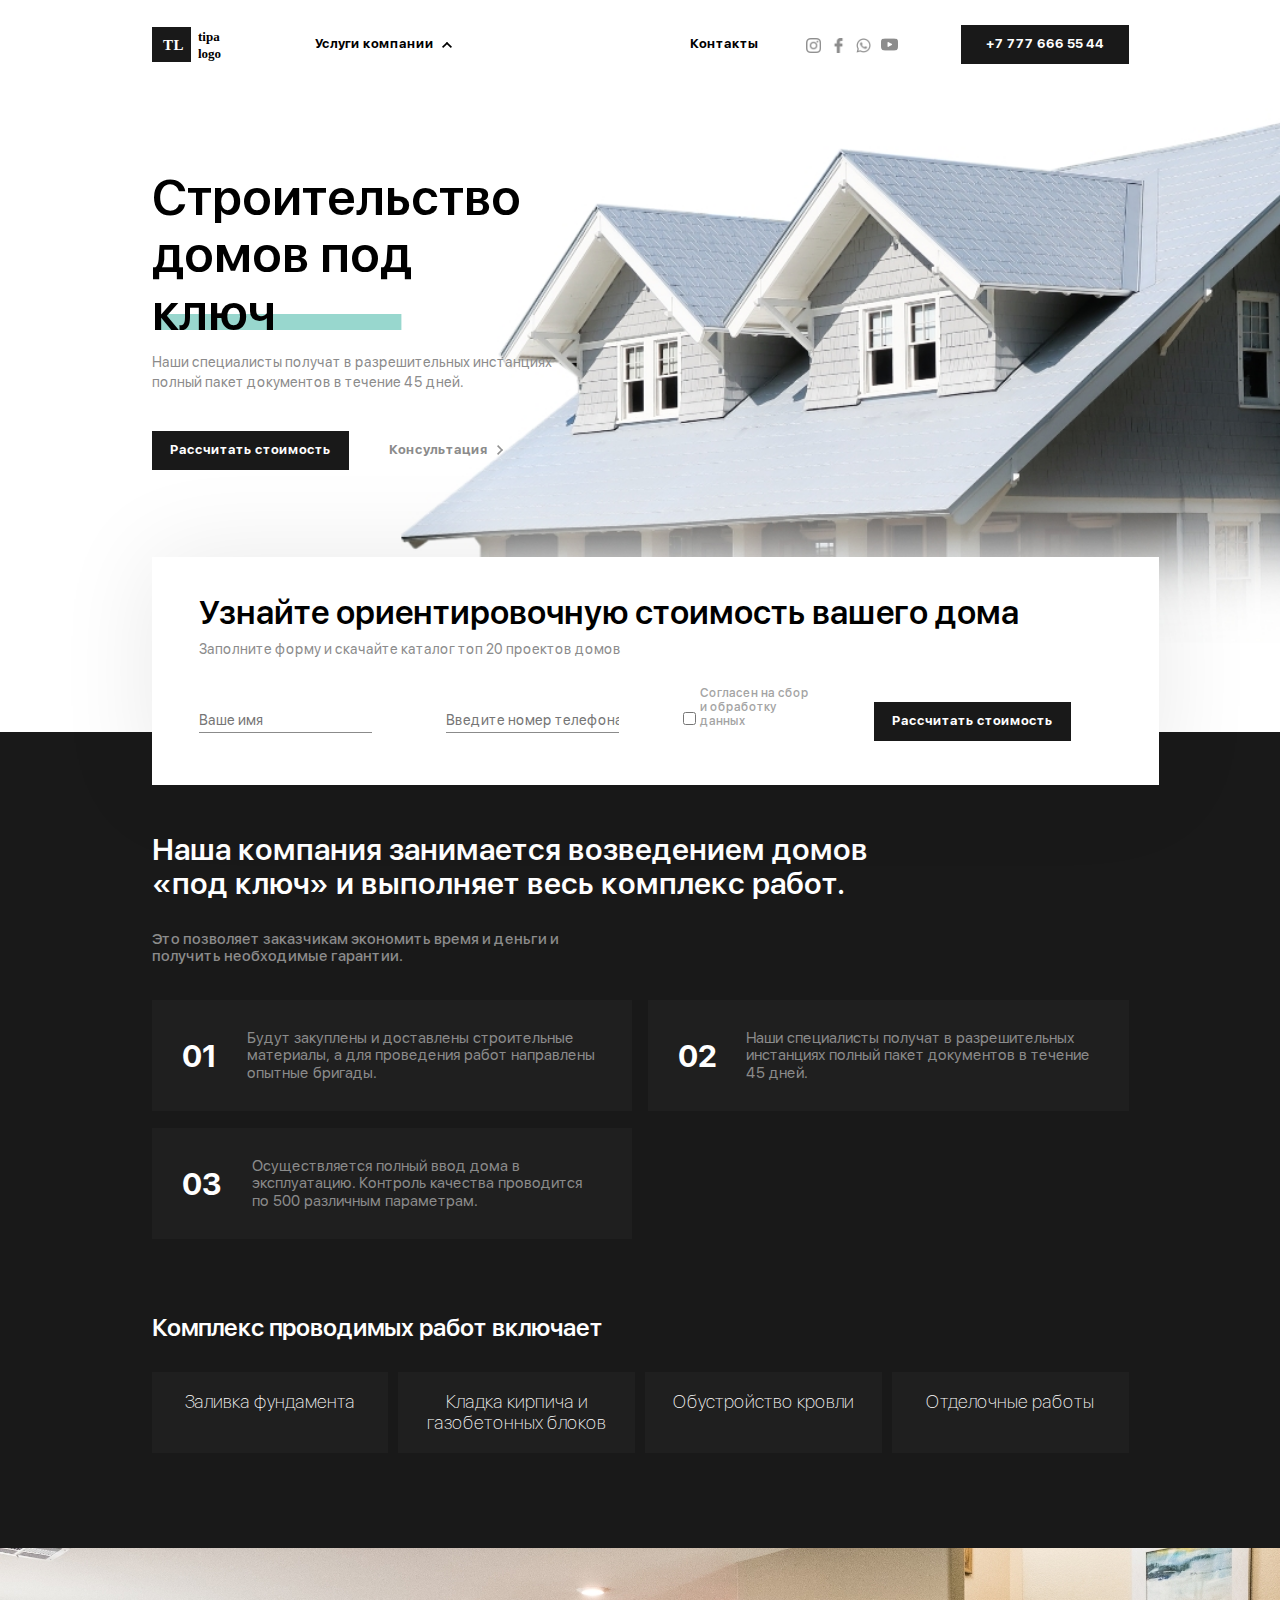
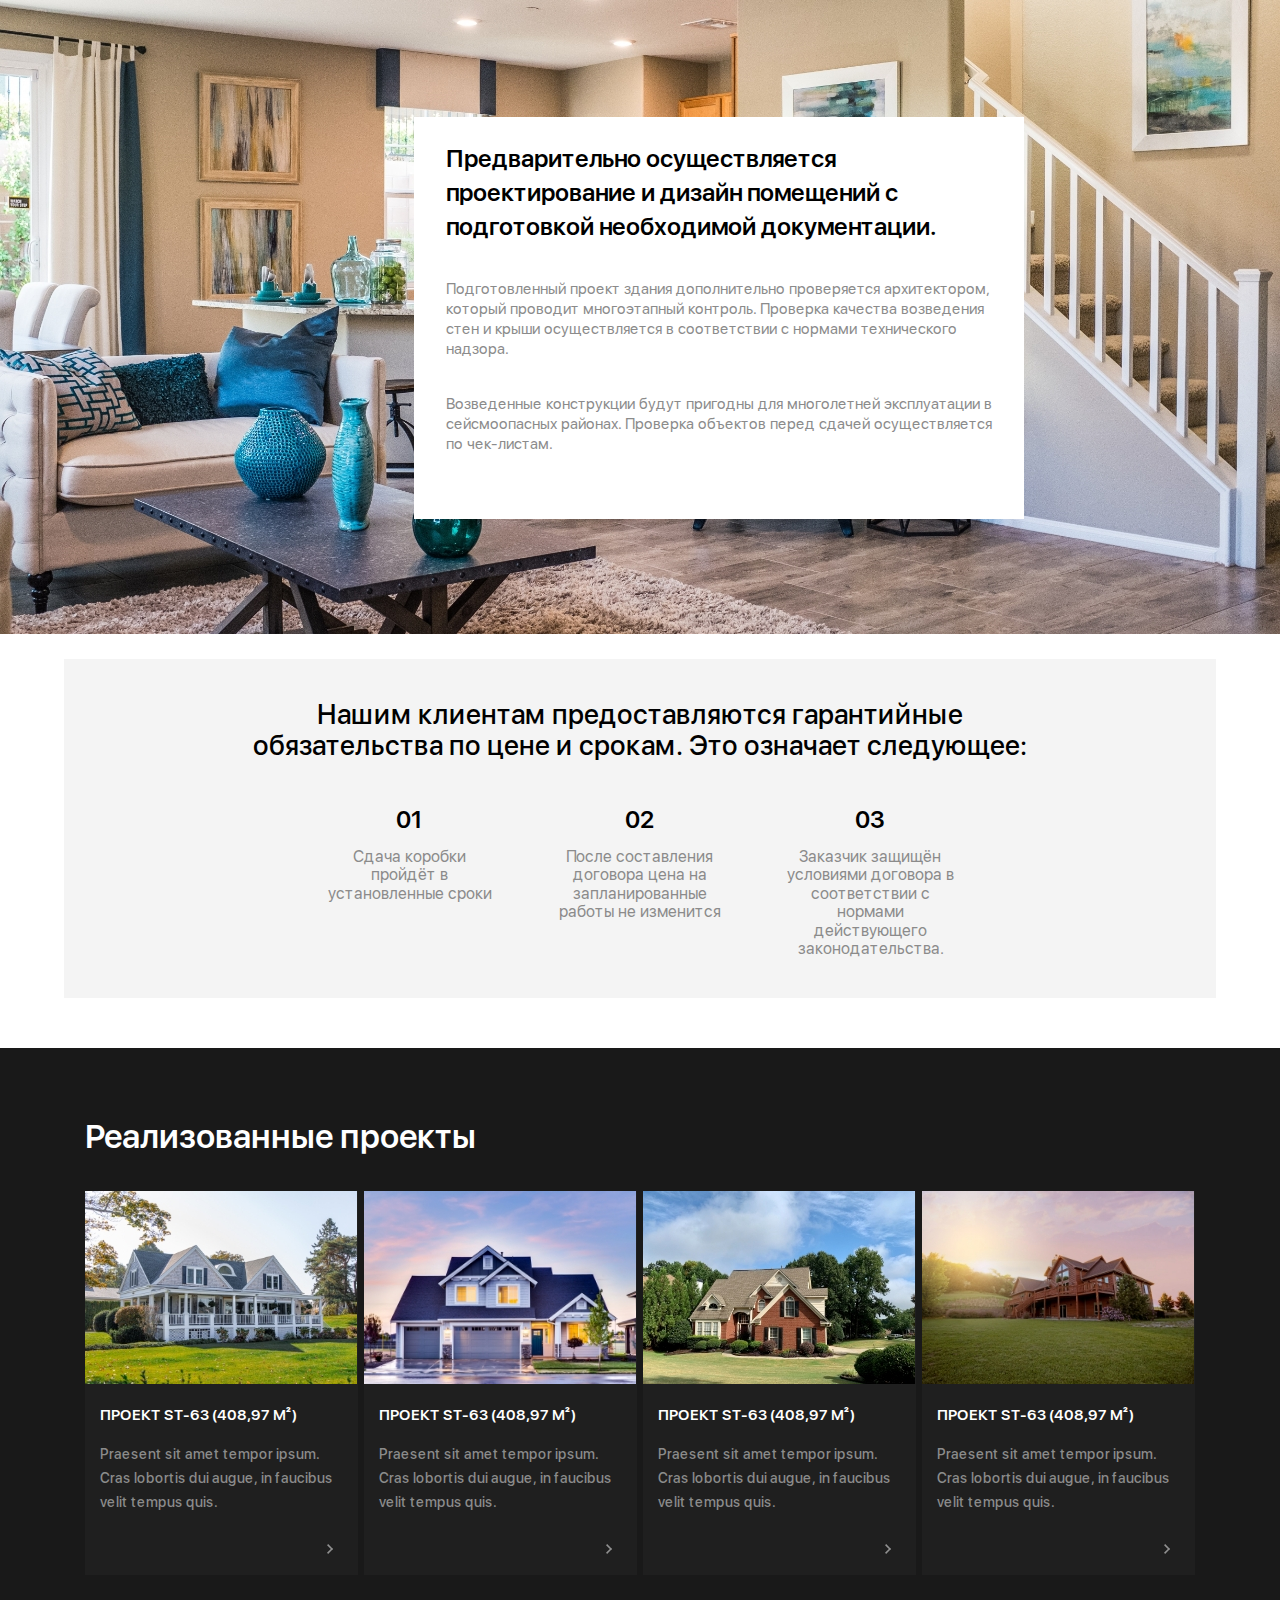
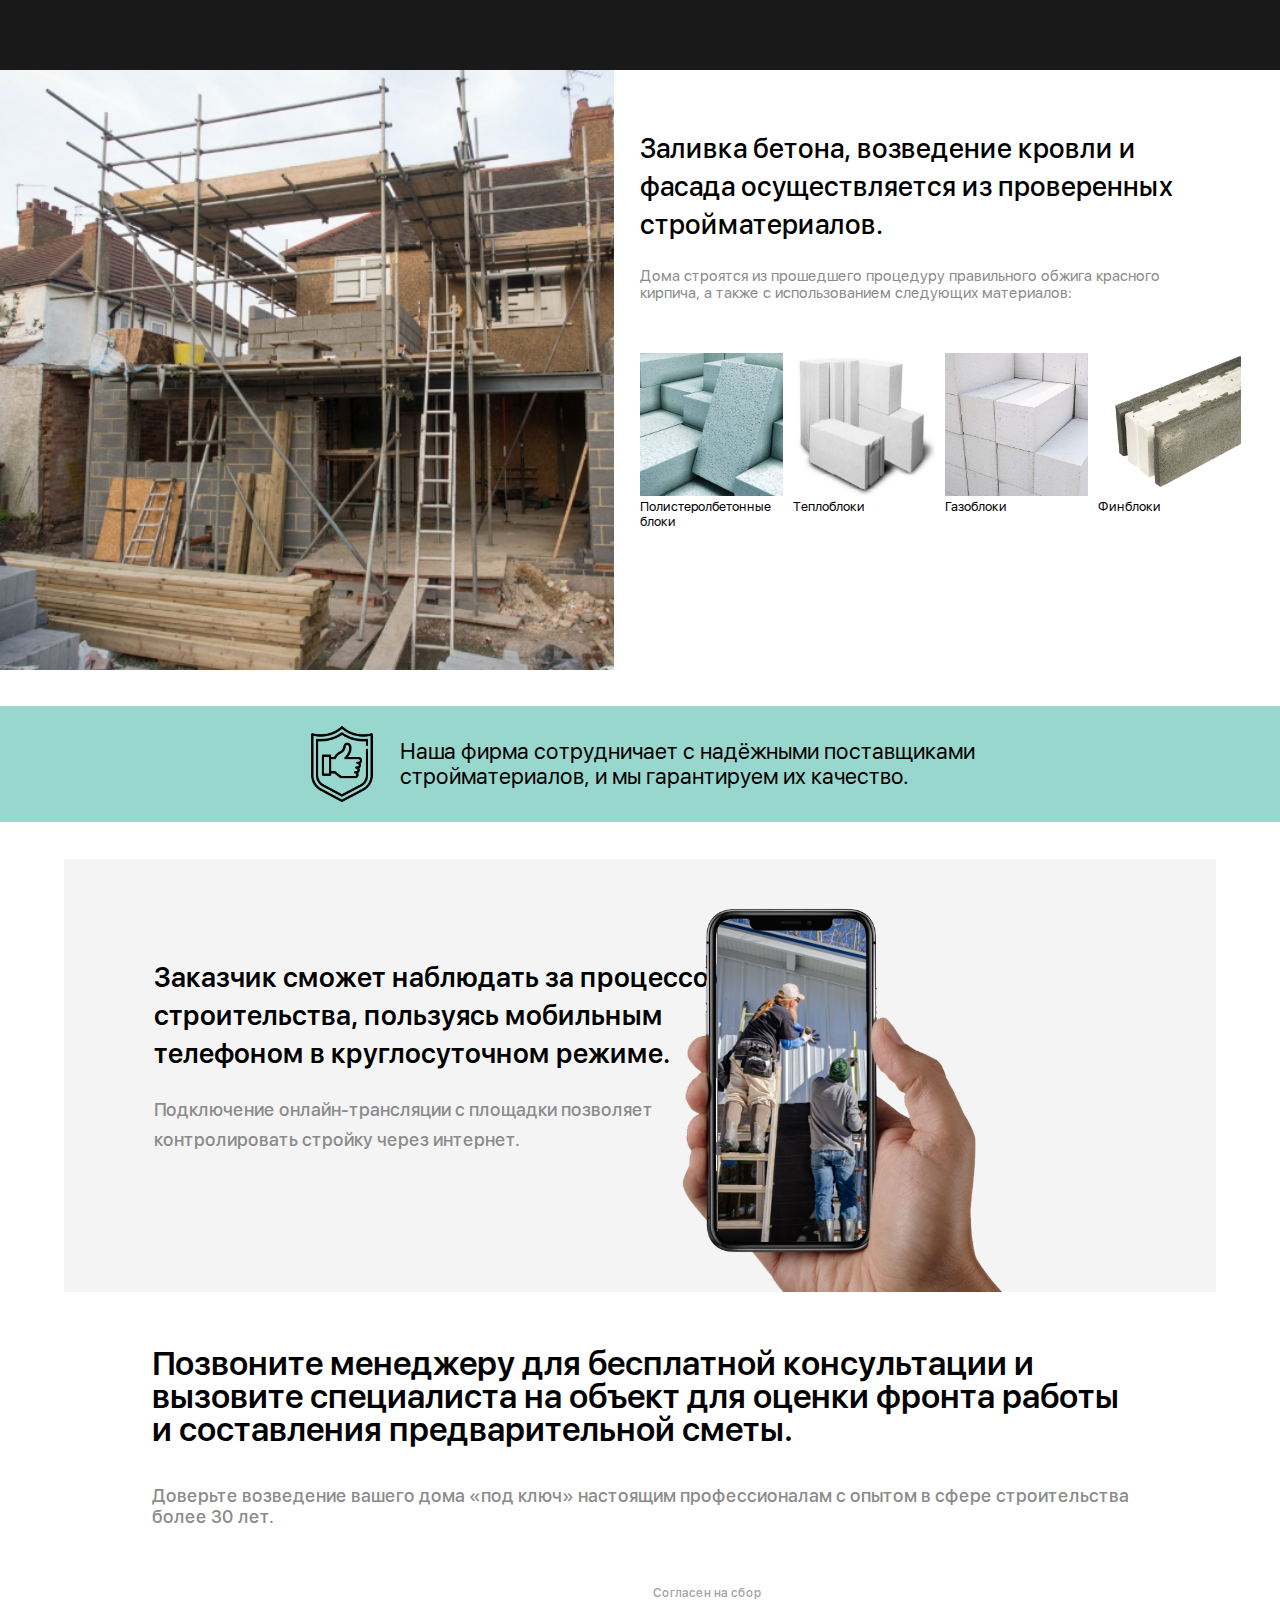
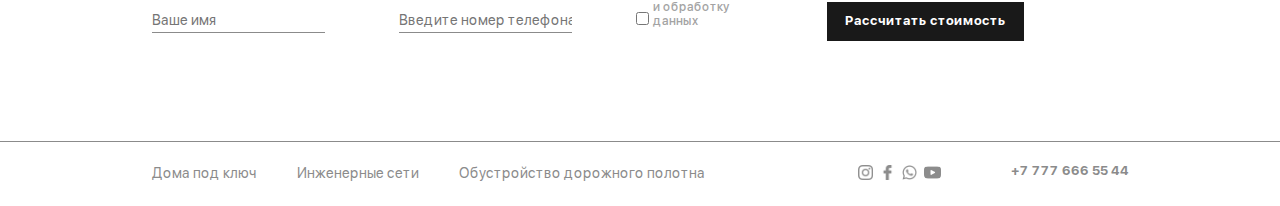
<file: index.html>
<!DOCTYPE html>
<html lang="en">
<head>
   <meta charset="UTF-8">
   <meta http-equiv="X-UA-Compatible" content="IE=edge">
   <meta name="viewport" content="width=device-width, initial-scale=1.0">

   <link rel="stylesheet" href="css/normalize.css">
   <link rel="stylesheet" href="css/style.css">

   <title>Document</title>
</head>
<body>
   <header class="header">
      <div class="header-top">
         <div class="container">
            <div class="header-top__row">
               <div class="header-top__left">
                  <img class="header-top__logo" src="img/header/icons/logo.svg" alt="Tipa Logo">
                  <button class="header-top__menu">Услуги компании</button>
               </div>
               <div class="header-top__right">
                  <button class="header-top__contact">Контакты</button>
                  <div class="header-top__icons-list">
                     <a class="header-top__icon-link" href="">
                        <img src="img/header/icons/instagram.svg" alt="I" class="header-top__icon">
                     </a>
                     <a class="header-top__icon-link" href="">
                        <img src="img/header/icons/facebook.svg" alt="F" class="header-top__icon">
                     </a>
                     <a class="header-top__icon-link" href="">
                        <img src="img/header/icons/whatsapp.svg" alt="W" class="header-top__icon">
                     </a>
                     <a class="header-top__icon-link" href="">
                        <img src="img/header/icons/youtube.svg" alt="Y" class="header-top__icon">
                     </a>
                  </div>
                  <a href="tel:77776665544" class="header-top__phone">+7 777 666 55 44</a>
               </div>
            </div>
         </div>
         <div class="header-top-slidemenu">
            <nav class="header-top-slidemenu__menu">
               <ul class="header-top-slidemenu__list">
                  <li class="header-top-slidemenu__item">
                     <a href="index.html" class="header-top-slidemenu__link">Строительство домов «под ключ»</a>
                  </li>
                  <li class="header-top-slidemenu__item">
                     <a href="engeener.html" class="header-top-slidemenu__link">Инженерные сети</a>
                  </li>
                  <li class="header-top-slidemenu__item">
                     <a href="arrangement.html" class="header-top-slidemenu__link">Обустройство дорожного полотна</a>
                  </li>
               </ul>
            </nav>
         </div>
      </div>
      <div class="header-body">
         <div class="container">
            <h1 class="header-body__titile">Строительство домов под ключ</h1>
            <p class="header-body__text">Наши специалисты получат в разрешительных инстанциях полный пакет документов в течение 45 дней.</p>
            <button class="header-body__cost button">Рассчитать стоимость</button>
            <button class="header-body__consle">Консультация</button>
         </div>
         <img src="img/header/bg.jpg" alt="bg" class="header-body__bg">
      </div>
   </header>
   <main class="main">
      <section class="cost">
         <div class="container">
            <div class="cost__wrapper">
               <div class="cost__tiitle">Узнайте ориентировочную стоимость вашего дома </div>
               <div class="cost__text">Заполните форму и скачайте каталог топ 20 проектов домов</div>
               <form action="#" class="cost__form form-cost">
                  <input type="text" class="form-cost__name" name="userName" placeholder="Ваше имя">
                  <input type="text" class="form-cost__phone" name="userPhone" placeholder="Введите номер телефона ">
                  <input type="checkbox" class="form-cost__checkbox" name="userData">
                  <div class="form-cost__agreement">Согласен на сбор и обработку данных</div>
                  <button  button class="form-cost__button button">Рассчитать стоимость</button>
               </form>
            </div>
         </div>
      </section>
      <section class="about">
         <div class="container">
            <div class="about__title">Наша компания занимается возведением домов «под ключ» и выполняет весь комплекс работ.</div>
            <div class="about__text">Это позволяет заказчикам экономить время и деньги и получить необходимые гарантии.</div>
            <div class="about__row about-row">
               <div class="about-row__item">
                  <div class="about-row__number">01</div>
                  <div class="about-row__text">Будут закуплены и доставлены строительные материалы, а для проведения работ направлены опытные бригады.</div>
               </div>
               <div class="about-row__item">
                  <div class="about-row__number">02</div>
                  <div class="about-row__text">Наши специалисты получат в разрешительных инстанциях полный пакет документов в течение 45 дней.</div>
               </div>
               <div class="about-row__item">
                  <div class="about-row__number">03</div>
                  <div class="about-row__text">Осуществляется полный ввод дома в эксплуатацию. Контроль качества проводится по 500 различным параметрам.</div>
               </div>
            </div>
            <div class="about__subtitle">Комплекс проводимых работ включает</div>
            <div class="about__row2 about-row2">
               <div class="about-row2__item">Заливка фундамента</div>
               <div class="about-row2__item">Кладка кирпича и газобетонных блоков</div>
               <div class="about-row2__item">Обустройство кровли</div>
               <div class="about-row2__item">Отделочные работы</div>
            </div>
         </div>
      </section>
      <section class="desing">
         <div class="desing__box">
            <div class="desing__title">Предварительно осуществляется проектирование и дизайн помещений с подготовкой необходимой документации.</div>
            <div class="desing__text">
               <p class="desing__paragraph">Подготовленный проект здания дополнительно проверяется архитектором, который проводит многоэтапный контроль. Проверка качества возведения стен и крыши осуществляется в соответствии с нормами технического надзора.</p>
               <p class="desing__paragraph">Возведенные конструкции будут пригодны для многолетней эксплуатации в сейсмоопасных районах. Проверка объектов перед сдачей осуществляется  по чек-листам.</p>
            </div>
         </div>
      </section>
      <section class="client">
         <div class="client__box">
            <div class="client__title">Нашим клиентам предоставляются гарантийные обязательства по цене и срокам. Это означает следующее:</div>
            <div class="client__row">
               <div class="client__item">
                  <div class="client__number">01</div>
                  <div class="client__text">Сдача коробки пройдёт в установленные сроки</div>
               </div>
               <div class="client__item">
                  <div class="client__number">02</div>
                  <div class="client__text">После составления договора цена на запланированные работы не изменится</div>
               </div>
               <div class="client__item">
                  <div class="client__number">03</div>
                  <div class="client__text">Заказчик защищён условиями договора в соответствии с нормами действующего законодательства. </div>
               </div>
            </div>
         </div>
      </section>
      <section class="project">
         <div class="project__wrapper">
            <div class="project__title">Реализованные проекты</div>
            <div class="project__row">
               <div class="project__item" id="project-1">
                  <img src="img/main/project/project-1.jpg" alt="house-1" class="project__img">
                  <div class="project__info">
                     <div class="project__name">ПРОЕКТ ST-63 (408,97 М²) </div>
                     <div class="project__text">Praesent sit amet tempor ipsum. Cras lobortis dui augue, in faucibus velit tempus quis.</div>
                  </div>
               </div>
               <div class="project__item" id="project-2">
                  <img src="img/main/project/project-2.jpg" alt="house-2" class="project__img">
                  <div class="project__info">
                     <div class="project__name">ПРОЕКТ ST-63 (408,97 М²) </div>
                     <div class="project__text">Praesent sit amet tempor ipsum. Cras lobortis dui augue, in faucibus velit tempus quis.</div>
                  </div>
               </div>
               <div class="project__item" id="project-3">
                  <img src="img/main/project/project-3.jpg" alt="house-3" class="project__img">
                  <div class="project__info">
                     <div class="project__name">ПРОЕКТ ST-63 (408,97 М²) </div>
                     <div class="project__text">Praesent sit amet tempor ipsum. Cras lobortis dui augue, in faucibus velit tempus quis.</div>
                  </div>
               </div>
               <div class="project__item" id="project-4">
                  <img src="img/main/project/project-4.jpg" alt="house-4" class="project__img">
                  <div class="project__info">
                     <div class="project__name">ПРОЕКТ ST-63 (408,97 М²) </div>
                     <div class="project__text">Praesent sit amet tempor ipsum. Cras lobortis dui augue, in faucibus velit tempus quis.</div>
                  </div>
               </div>
            </div>
         </div>
         <div class="project-over">
            <div class="project-over__wrapper">
               <div class="project-over__item">
                  <div class="project-over__row">
                     <img src="img/main/project/project-1.jpg" alt="" class="project-over__img" height="350">
                     <div class="project-over__body">
                        <div class="project-over__title">ПРОЕКТ ST-63 (408,97 М²)</div>
                        <div class="project-over__text">Lorem ipsum dolor sit amet, consectetur adipiscing elit. Phasellus sed ultricies leo. Praesent sit amet tempor ipsum. Cras lobortis dui augue, in faucibus velit tempus quis. </div>
                        <ul class="project-over__info">
                           <li>Общая площадь: 282,32 м²</li>
                           <li>Площадь застройки: 408,97 м² </li>
                           <li>Высота: 7,65 м</li>
                           <li>Тип кровли: плоская</li>
                           <li>Минимальные размеры участка: Длина 19,3 м, Ширина 16,4 м</li>
                        </ul>
                     </div>
                  </div>
               </div>
               <div class="project-over__item">
                  <div class="project-over__row">
                     <img src="img/main/project/project-2.jpg" alt="" class="project-over__img" height="350">
                     <div class="project-over__body">
                        <div class="project-over__title">ПРОЕКТ ST-63 (408,97 М²)</div>
                        <div class="project-over__text">Lorem ipsum dolor sit amet, consectetur adipiscing elit. Phasellus sed ultricies leo. Praesent sit amet tempor ipsum. Cras lobortis dui augue, in faucibus velit tempus quis. </div>
                        <ul class="project-over__info">
                           <li>Общая площадь: 282,32 м²</li>
                           <li>Площадь застройки: 408,97 м² </li>
                           <li>Высота: 7,65 м</li>
                           <li>Тип кровли: плоская</li>
                           <li>Минимальные размеры участка: Длина 19,3 м, Ширина 16,4 м</li>
                        </ul>
                     </div>
                  </div>
               </div>
               <div class="project-over__item">
                  <div class="project-over__row">
                     <img src="img/main/project/project-3.jpg" alt="" class="project-over__img" height="350">
                     <div class="project-over__body">
                        <div class="project-over__title">ПРОЕКТ ST-63 (408,97 М²)</div>
                        <div class="project-over__text">Lorem ipsum dolor sit amet, consectetur adipiscing elit. Phasellus sed ultricies leo. Praesent sit amet tempor ipsum. Cras lobortis dui augue, in faucibus velit tempus quis. </div>
                        <ul class="project-over__info">
                           <li>Общая площадь: 282,32 м²</li>
                           <li>Площадь застройки: 408,97 м² </li>
                           <li>Высота: 7,65 м</li>
                           <li>Тип кровли: плоская</li>
                           <li>Минимальные размеры участка: Длина 19,3 м, Ширина 16,4 м</li>
                        </ul>
                     </div>
                  </div>
               </div>
               <div class="project-over__item">
                  <div class="project-over__row">
                     <img src="img/main/project/project-4.jpg" alt="" class="project-over__img" height="350">
                     <div class="project-over__body">
                        <div class="project-over__title">ПРОЕКТ ST-63 (408,97 М²)</div>
                        <div class="project-over__text">Lorem ipsum dolor sit amet, consectetur adipiscing elit. Phasellus sed ultricies leo. Praesent sit amet tempor ipsum. Cras lobortis dui augue, in faucibus velit tempus quis. </div>
                        <ul class="project-over__info">
                           <li>Общая площадь: 282,32 м²</li>
                           <li>Площадь застройки: 408,97 м² </li>
                           <li>Высота: 7,65 м</li>
                           <li>Тип кровли: плоская</li>
                           <li>Минимальные размеры участка: Длина 19,3 м, Ширина 16,4 м</li>
                        </ul>
                     </div>
                  </div>
               </div>
            </div>
         </div>
      </section>
      <section class="work">
         <div class="work__row">
            <div class="work__img"></div>
            <div class="work__body">
               <div class="work__title">Заливка бетона, возведение кровли и фасада осуществляется из проверенных стройматериалов.</div>
               <div class="work__subtitle">Дома строятся из прошедшего процедуру правильного обжига красного кирпича, а также с использованием следующих материалов:</div>
               <div class="work__row-item">
                  <div class="work__item">
                     <img src="img/main/work/work-1.jpg" alt="" class="work__img-item">
                     <div class="work__text">Полистеролбетонные блоки</div>
                  </div>
                  <div class="work__item">
                     <img src="img/main/work/work-2.jpg"" alt="" class="work__img-item">
                     <div class="work__text">Теплоблоки</div>
                  </div>
                  <div class="work__item">
                     <img src="img/main/work/work-3.jpg"" alt="" class="work__img-item">
                     <div class="work__text">Газоблоки</div>
                  </div>
                  <div class="work__item">
                     <img src="img/main/work/work-4.jpg"" alt="" class="work__img-item">
                     <div class="work__text">Финблоки</div>
                  </div>
               </div>
            </div>
         </div>
      </section>
      <section class="guarantee">
         <div class="guarantee__wrapper">
            <img src="img/main/guarantee-icon.svg" alt="guarantee" class="guarantee__img">
            <div class="guarantee__text">Наша фирма сотрудничает с надёжными поставщиками стройматериалов, и мы гарантируем их качество.</div>
         </div>
      </section>
      <section class="app">
         <div class="app__box">
            <div class="app__wrapper">
               <div class="app__body">
                  <div class="app__title">Заказчик сможет наблюдать за процессом строительства, пользуясь мобильным телефоном в круглосуточном режиме.</div>
                  <div class="app__text">Подключение онлайн-трансляции с площадки позволяет контролировать стройку через интернет.</div>
               </div>
               <img src="img/main/app.png" alt="app" class="app__img">
            </div>
         </div>
      </section>
      <section class="call">
         <div class="container">
            <div class="call__titile">Позвоните менеджеру для бесплатной консультации и вызовите специалиста на объект для оценки фронта работы и составления предварительной сметы.</div>
            <div class="call__text">Доверьте возведение вашего дома «под ключ» настоящим профессионалам с опытом в сфере строительства более 30 лет.</div>
            <form action="#" class="call__form form-cost">
               <input type="text" class="form-cost__name" name="userName" placeholder="Ваше имя">
               <input type="text" class="form-cost__phone" name="userPhone" placeholder="Введите номер телефона ">
               <input type="checkbox" class="form-cost__checkbox" name="userData">
               <div class="form-cost__agreement">Согласен на сбор и обработку данных</div>
               <button  button class="form-cost__button button">Рассчитать стоимость</button>
            </form>
         </div>
      </section>
   </main>
   <footer class="footer">
      <div class="container">
         <div class="footer__row">
            <nav class="footer__menu">
               <ul class="footer__menu-list">
                  <li class="footer__list">
                     <a href="index.html" class="footer__link">Дома под ключ</a>
                  </li>
                  <li class="footer__list">
                     <a href="engeener.html" class="footer__link">Инженерные сети</a>
                  </li>
                  <li class="footer__list">
                     <a href="arrangement.html" class="footer__link">Обустройство дорожного полотна</a>
                  </li>
               </ul>
            </nav>
            <div class="footer__right">
               <div class="footer__icons-list">
                  <a class="footer__icon-link" href="#">
                     <img src="img/header/icons/instagram.svg" alt="I" class="footer__icon">
                  </a>
                  <a class="footer__icon-link" href="#">
                     <img src="img/header/icons/facebook.svg" alt="F" class="footer__icon">
                  </a>
                  <a class="footer__icon-link" href="#">
                     <img src="img/header/icons/whatsapp.svg" alt="W" class="footer__icon">
                  </a>
                  <a class="footer__icon-link" href="#">
                     <img src="img/header/icons/youtube.svg" alt="Y" class="footer__icon">
                  </a>
               </div>
               <a href="tel:77776665544" class="footer__phone">+7 777 666 55 44</a>
            </div>
         </div>
      </div>
   </footer>
   <script src="/js/sidermenu.js"></script>
   <script src="/js/fixedheader.js"></script>
   <script src="/js/project-over.js"></script>
</body>
</html>
</file>
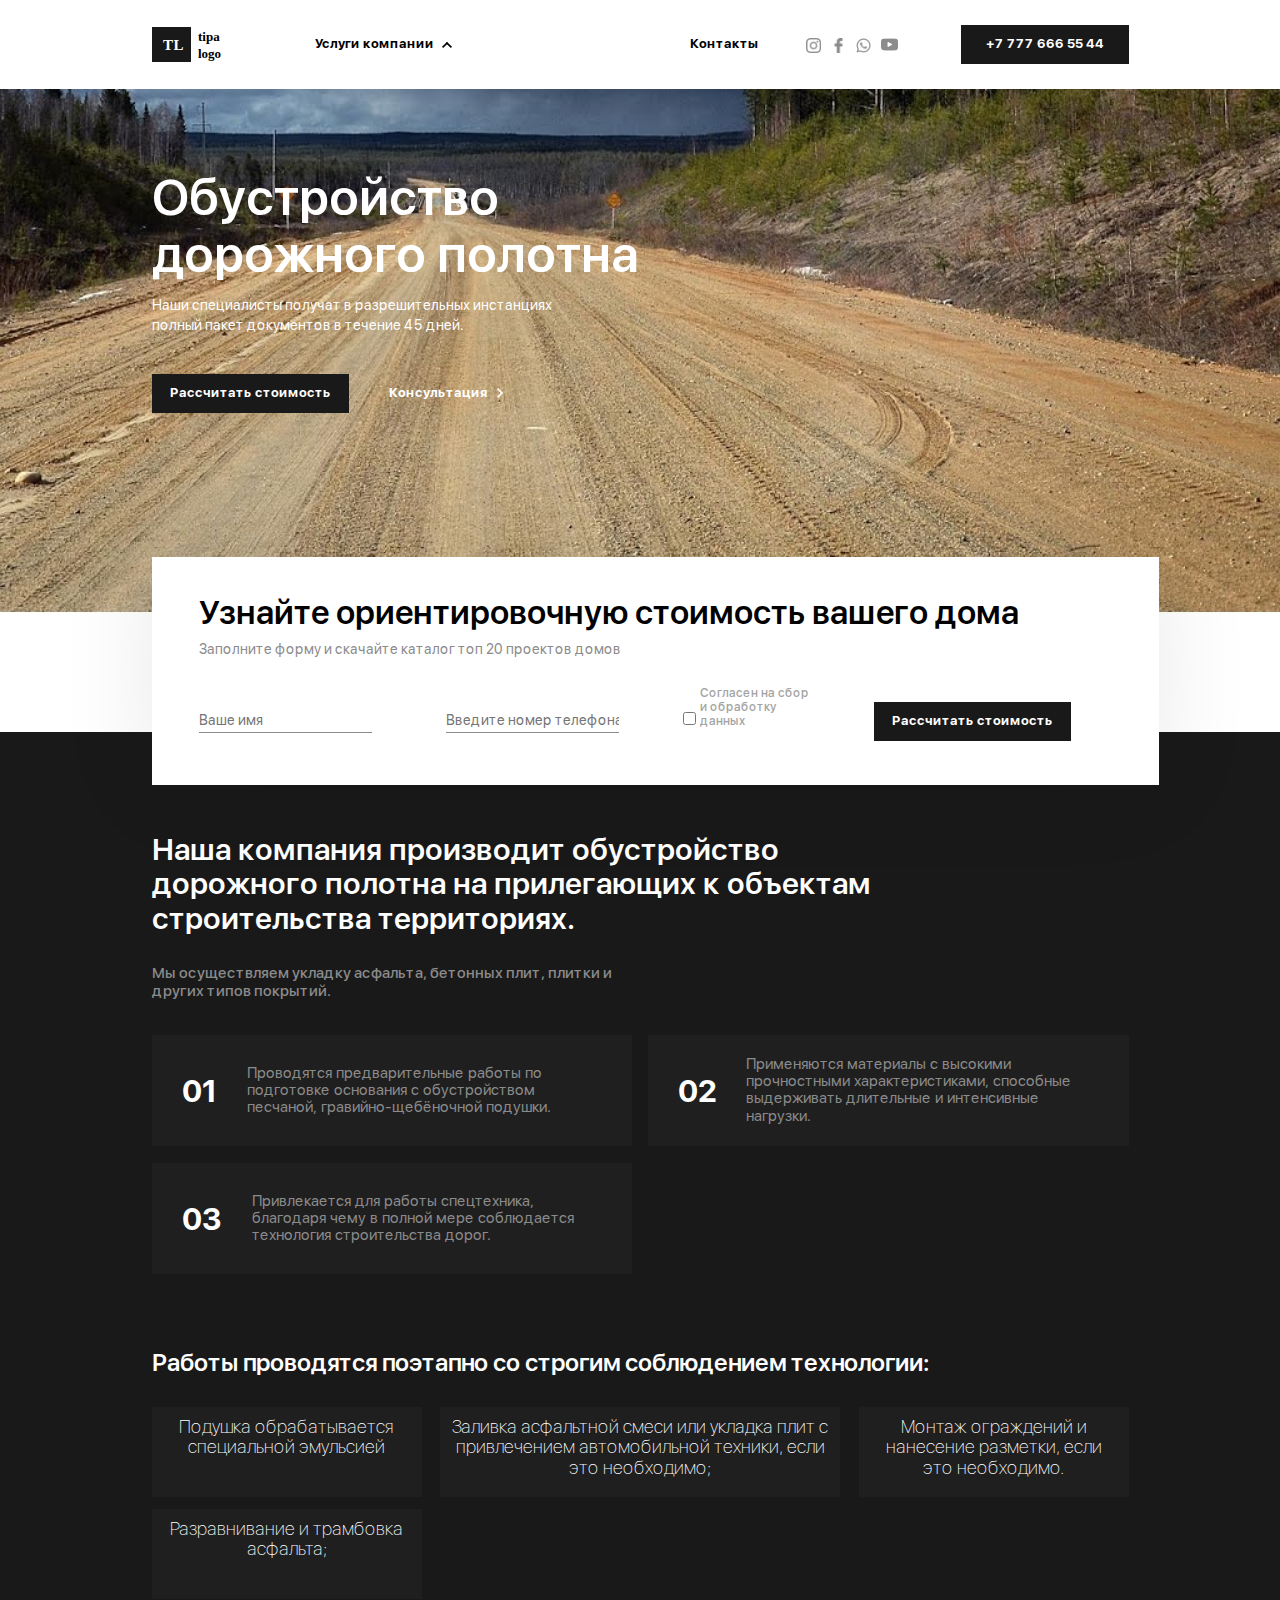
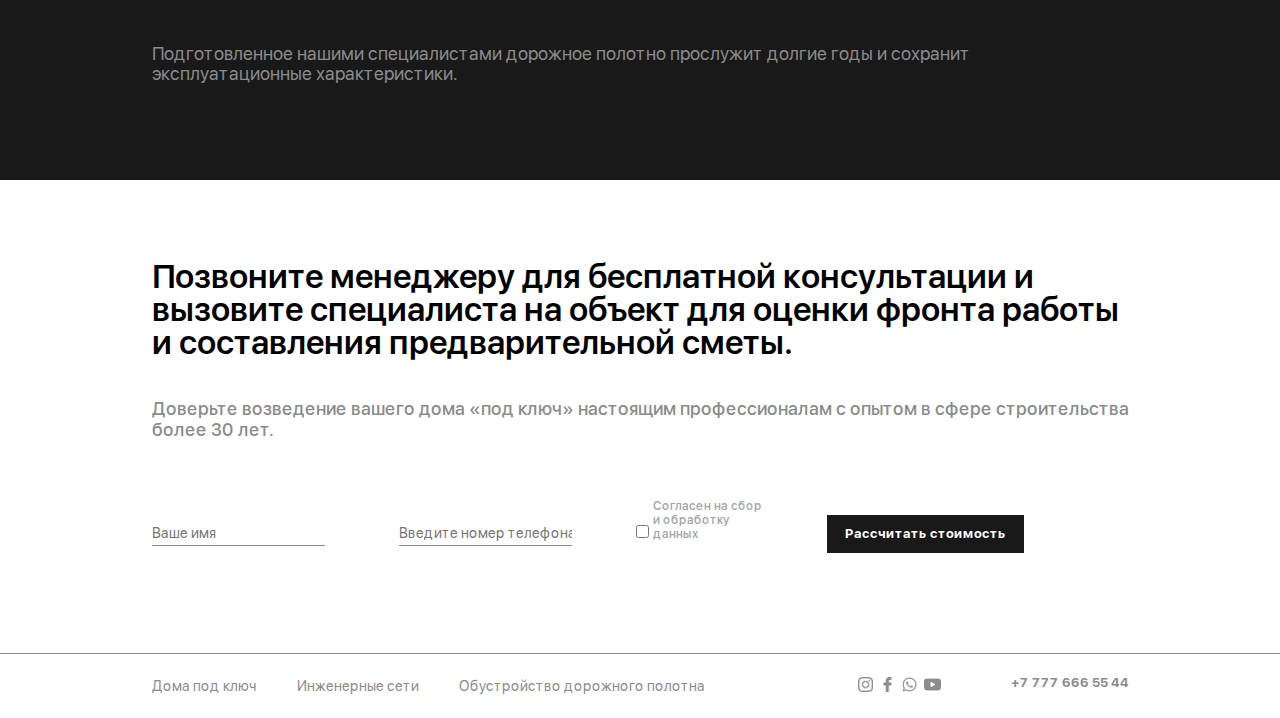
<file: arrangement.html>
<!DOCTYPE html>
<html lang="en">
<head>
   <meta charset="UTF-8">
   <meta http-equiv="X-UA-Compatible" content="IE=edge">
   <meta name="viewport" content="width=device-width, initial-scale=1.0">

   <link rel="stylesheet" href="css/normalize.css">
   <link rel="stylesheet" href="css/style.css">

   <title>Document</title>
</head>
<body>
   <header class="header">
      <div class="header-top">
         <div class="container">
            <div class="header-top__row">
               <div class="header-top__left">
                  <img class="header-top__logo" src="img/header/icons/logo.svg" alt="Tipa Logo">
                  <button class="header-top__menu">Услуги компании</button>
               </div>
               <div class="header-top__right">
                  <button class="header-top__contact">Контакты</button>
                  <div class="header-top__icons-list">
                     <a class="header-top__icon-link" href="">
                        <img src="img/header/icons/instagram.svg" alt="I" class="header-top__icon">
                     </a>
                     <a class="header-top__icon-link" href="">
                        <img src="img/header/icons/facebook.svg" alt="F" class="header-top__icon">
                     </a>
                     <a class="header-top__icon-link" href="">
                        <img src="img/header/icons/whatsapp.svg" alt="W" class="header-top__icon">
                     </a>
                     <a class="header-top__icon-link" href="">
                        <img src="img/header/icons/youtube.svg" alt="Y" class="header-top__icon">
                     </a>
                  </div>
                  <a href="tel:77776665544" class="header-top__phone">+7 777 666 55 44</a>
               </div>
            </div>
         </div>
         <div class="header-top-slidemenu">
            <nav class="header-top-slidemenu__menu">
               <ul class="header-top-slidemenu__list">
                  <li class="header-top-slidemenu__item">
                     <a href="index.html" class="header-top-slidemenu__link">Строительство домов «под ключ»</a>
                  </li>
                  <li class="header-top-slidemenu__item">
                     <a href="engeener.html" class="header-top-slidemenu__link">Инженерные сети</a>
                  </li>
                  <li class="header-top-slidemenu__item">
                     <a href="arrangement.html" class="header-top-slidemenu__link">Обустройство дорожного полотна</a>
                  </li>
               </ul>
            </nav>
         </div>
      </div>
      <div class="header-body header-body__arrangement">
         <div class="container">
            <h1 class="header-body__titile header-body__titile-arrangement">Обустройство дорожного полотна</h1>
            <p class="header-body__text header-body__text-arrangement">Наши специалисты получат в разрешительных инстанциях полный пакет документов в течение 45 дней.</p>
            <button class="header-body__cost button">Рассчитать стоимость</button>
            <button class="header-body__consle header-body__consle-arrangement">Консультация</button>
         </div>
      </div>
   </header>
   <main class="main">
      <section class="cost">
         <div class="container">
            <div class="cost__wrapper">
               <div class="cost__tiitle">Узнайте ориентировочную стоимость вашего дома </div>
               <div class="cost__text">Заполните форму и скачайте каталог топ 20 проектов домов</div>
               <form action="#" class="cost__form form-cost">
                  <input type="text" class="form-cost__name" name="userName" placeholder="Ваше имя">
                  <input type="text" class="form-cost__phone" name="userPhone" placeholder="Введите номер телефона ">
                  <input type="checkbox" class="form-cost__checkbox" name="userData">
                  <div class="form-cost__agreement">Согласен на сбор и обработку данных</div>
                  <button  button class="form-cost__button button">Рассчитать стоимость</button>
               </form>
            </div>
         </div>
      </section>
      <section class="about about-ar">
         <div class="container">
            <div class="about__title">Наша компания производит обустройство дорожного полотна на прилегающих к объектам строительства территориях.</div>
            <div class="about__text">Мы осуществляем укладку асфальта, бетонных плит, плитки и других типов покрытий.</div>
            <div class="about__row about-row">
               <div class="about-row__item">
                  <div class="about-row__number">01</div>
                  <div class="about-row__text">Проводятся предварительные работы по подготовке основания с обустройством песчаной, гравийно-щебёночной подушки. </div>
               </div>
               <div class="about-row__item">
                  <div class="about-row__number">02</div>
                  <div class="about-row__text">Применяются материалы с высокими прочностными характеристиками, способные выдерживать длительные и интенсивные нагрузки.  </div>
               </div>
               <div class="about-row__item">
                  <div class="about-row__number">03</div>
                  <div class="about-row__text">Привлекается для работы спецтехника, благодаря чему в полной мере соблюдается технология строительства дорог.</div>
               </div>
            </div>
            <div class="about__subtitle">Работы проводятся поэтапно со строгим соблюдением технологии:</div>
            <div class="about__row2 about-row2 about-row2-ar">
               <div class="about-row2__item about-row2-ar__item">Подушка обрабатывается специальной эмульсией</div>
               <div class="about-row2__item about-row2-ar__item">Заливка асфальтной смеси или укладка плит с привлечением автомобильной техники, если это необходимо;</div>
               <div class="about-row2__item about-row2-ar__item">Монтаж ограждений и нанесение разметки, если это необходимо.</div>
               <div class="about-row2__item about-row2-ar__item">Разравнивание и трамбовка асфальта;</div>
            </div>
            <div class="about__subtitle-under">Подготовленное нашими специалистами дорожное полотно прослужит долгие годы и сохранит эксплуатационные характеристики.</div>
         </div>
      </section>
      <section class="call">
         <div class="container">
            <div class="call__titile">Позвоните менеджеру для бесплатной консультации и вызовите специалиста на объект для оценки фронта работы и составления предварительной сметы.</div>
            <div class="call__text">Доверьте возведение вашего дома «под ключ» настоящим профессионалам с опытом в сфере строительства более 30 лет.</div>
            <form action="#" class="call__form form-cost">
               <input type="text" class="form-cost__name" name="userName" placeholder="Ваше имя">
               <input type="text" class="form-cost__phone" name="userPhone" placeholder="Введите номер телефона ">
               <input type="checkbox" class="form-cost__checkbox" name="userData">
               <div class="form-cost__agreement">Согласен на сбор и обработку данных</div>
               <button  button class="form-cost__button button">Рассчитать стоимость</button>
            </form>
         </div>
      </section>
   </main>
   <footer class="footer">
      <div class="container">
         <div class="footer__row">
            <nav class="footer__menu">
               <ul class="footer__menu-list">
                  <li class="footer__list">
                     <a href="index.html" class="footer__link">Дома под ключ</a>
                  </li>
                  <li class="footer__list">
                     <a href="engeener.html" class="footer__link">Инженерные сети</a>
                  </li>
                  <li class="footer__list">
                     <a href="arrangement.html" class="footer__link">Обустройство дорожного полотна</a>
                  </li>
               </ul>
            </nav>
            <div class="footer__right">
               <div class="footer__icons-list">
                  <a class="footer__icon-link" href="#">
                     <img src="img/header/icons/instagram.svg" alt="I" class="footer__icon">
                  </a>
                  <a class="footer__icon-link" href="#">
                     <img src="img/header/icons/facebook.svg" alt="F" class="footer__icon">
                  </a>
                  <a class="footer__icon-link" href="#">
                     <img src="img/header/icons/whatsapp.svg" alt="W" class="footer__icon">
                  </a>
                  <a class="footer__icon-link" href="#">
                     <img src="img/header/icons/youtube.svg" alt="Y" class="footer__icon">
                  </a>
               </div>
               <a href="tel:77776665544" class="footer__phone">+7 777 666 55 44</a>
            </div>
         </div>
      </div>
   </footer>
   <script src="/js/sidermenu.js"></script>
   <script src="/js/fixedheader.js"></script>
</body>
</html>
</file>
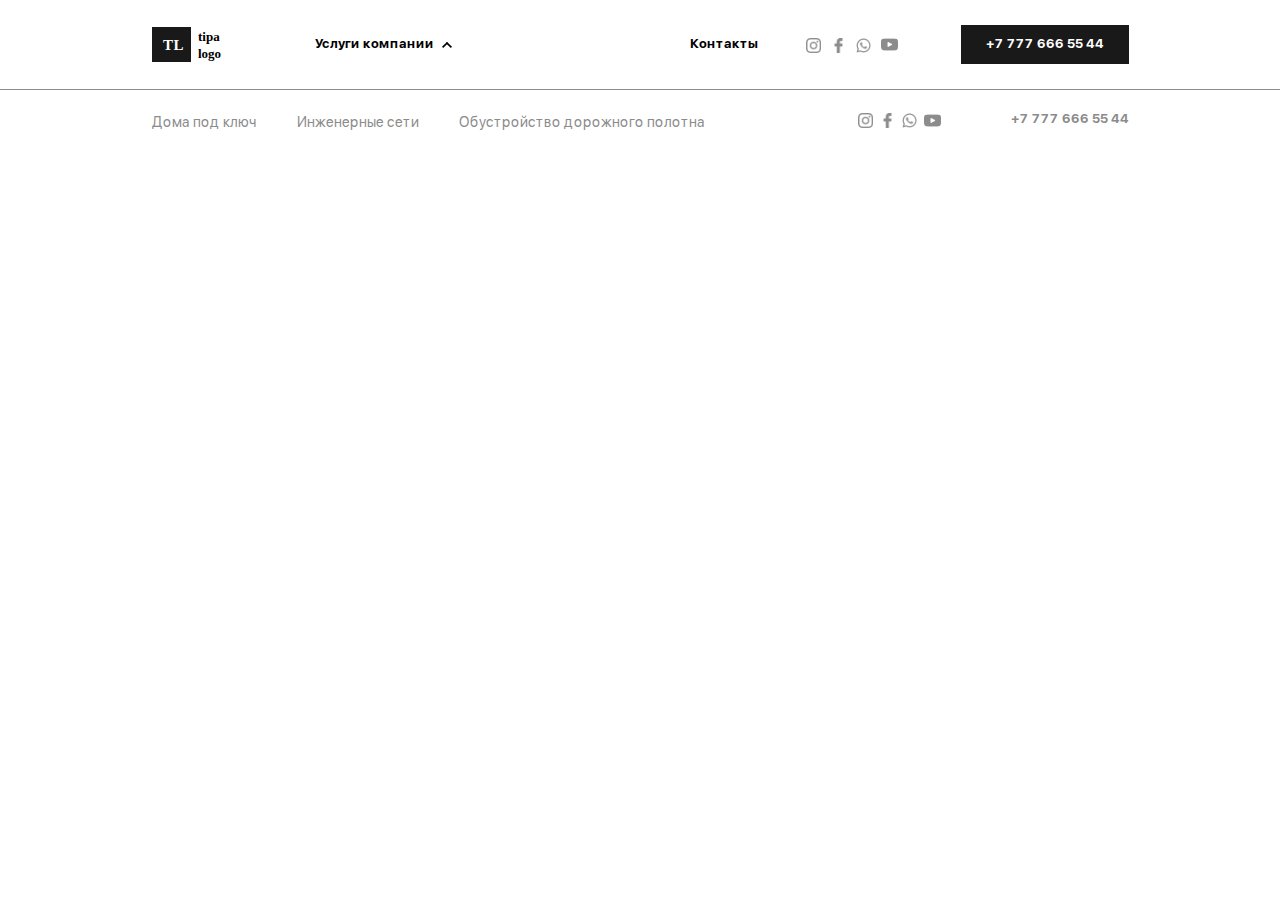
<file: contact.html>
<!DOCTYPE html>
<html lang="en">
<head>
   <meta charset="UTF-8">
   <meta http-equiv="X-UA-Compatible" content="IE=edge">
   <meta name="viewport" content="width=device-width, initial-scale=1.0">

   <link rel="stylesheet" href="css/normalize.css">
   <link rel="stylesheet" href="css/style.css">

   <title>Document</title>
</head>
<body>
   <header class="header">
      <div class="header-top">
         <div class="container">
            <div class="header-top__row">
               <div class="header-top__left">
                  <img class="header-top__logo" src="img/header/icons/logo.svg" alt="Tipa Logo">
                  <button class="header-top__menu">Услуги компании</button>
               </div>
               <div class="header-top__right">
                  <button class="header-top__contact">Контакты</button>
                  <div class="header-top__icons-list">
                     <a class="header-top__icon-link" href="">
                        <img src="img/header/icons/instagram.svg" alt="I" class="header-top__icon">
                     </a>
                     <a class="header-top__icon-link" href="">
                        <img src="img/header/icons/facebook.svg" alt="F" class="header-top__icon">
                     </a>
                     <a class="header-top__icon-link" href="">
                        <img src="img/header/icons/whatsapp.svg" alt="W" class="header-top__icon">
                     </a>
                     <a class="header-top__icon-link" href="">
                        <img src="img/header/icons/youtube.svg" alt="Y" class="header-top__icon">
                     </a>
                  </div>
                  <a href="tel:77776665544" class="header-top__phone">+7 777 666 55 44</a>
               </div>
            </div>
         </div>
         <div class="header-top-slidemenu">
            <nav class="header-top-slidemenu__menu">
               <ul class="header-top-slidemenu__list">
                  <li class="header-top-slidemenu__item">
                     <a href="index.html" class="header-top-slidemenu__link">Строительство домов «под ключ»</a>
                  </li>
                  <li class="header-top-slidemenu__item">
                     <a href="engeener.html" class="header-top-slidemenu__link">Инженерные сети</a>
                  </li>
                  <li class="header-top-slidemenu__item">
                     <a href="arrangement.html" class="header-top-slidemenu__link">Обустройство дорожного полотна</a>
                  </li>
               </ul>
            </nav>
         </div>
      </div>
   </header>
   <main class="main">
      <script type="text/javascript" charset="utf-8" async src="https://api-maps.yandex.ru/services/constructor/1.0/js/?um=constructor%3A33ddd9ca08aec7c6dd076c515a2dd6f735d94ab4a90f3e087db6ac1a6190fd1b&amp;width=100%25&amp;height=10%720&amp;lang=ru_RU&amp;scroll=true"></script>
   </main>
   <footer class="footer">
      <div class="container">
         <div class="footer__row">
            <nav class="footer__menu">
               <ul class="footer__menu-list">
                  <li class="footer__list">
                     <a href="index.html" class="footer__link">Дома под ключ</a>
                  </li>
                  <li class="footer__list">
                     <a href="engeener.html" class="footer__link">Инженерные сети</a>
                  </li>
                  <li class="footer__list">
                     <a href="arrangement.html" class="footer__link">Обустройство дорожного полотна</a>
                  </li>
               </ul>
            </nav>
            <div class="footer__right">
               <div class="footer__icons-list">
                  <a class="footer__icon-link" href="#">
                     <img src="img/header/icons/instagram.svg" alt="I" class="footer__icon">
                  </a>
                  <a class="footer__icon-link" href="#">
                     <img src="img/header/icons/facebook.svg" alt="F" class="footer__icon">
                  </a>
                  <a class="footer__icon-link" href="#">
                     <img src="img/header/icons/whatsapp.svg" alt="W" class="footer__icon">
                  </a>
                  <a class="footer__icon-link" href="#">
                     <img src="img/header/icons/youtube.svg" alt="Y" class="footer__icon">
                  </a>
               </div>
               <a href="tel:77776665544" class="footer__phone">+7 777 666 55 44</a>
            </div>
         </div>
      </div>
   </footer>
   <script src="/js/sidermenu.js"></script>
   <script src="/js/fixedheader.js"></script>
</body>
</html>
</file>
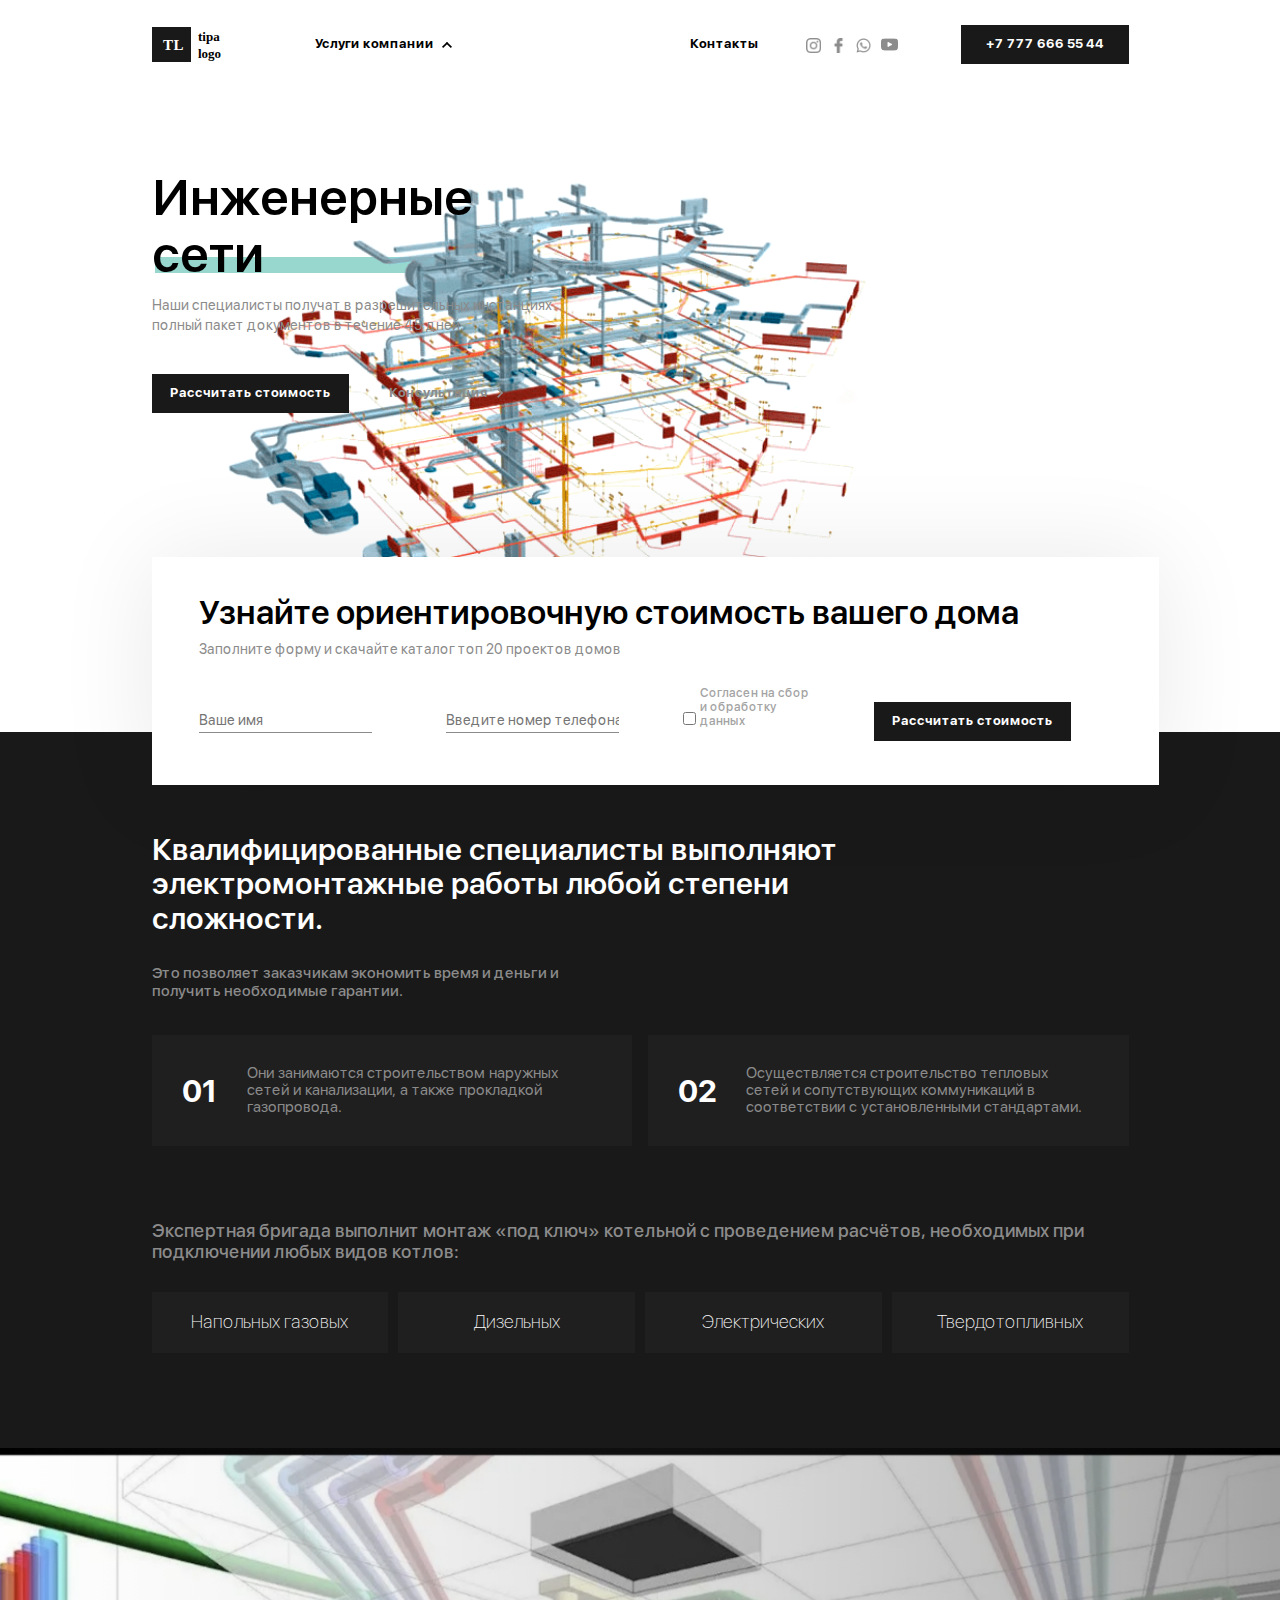
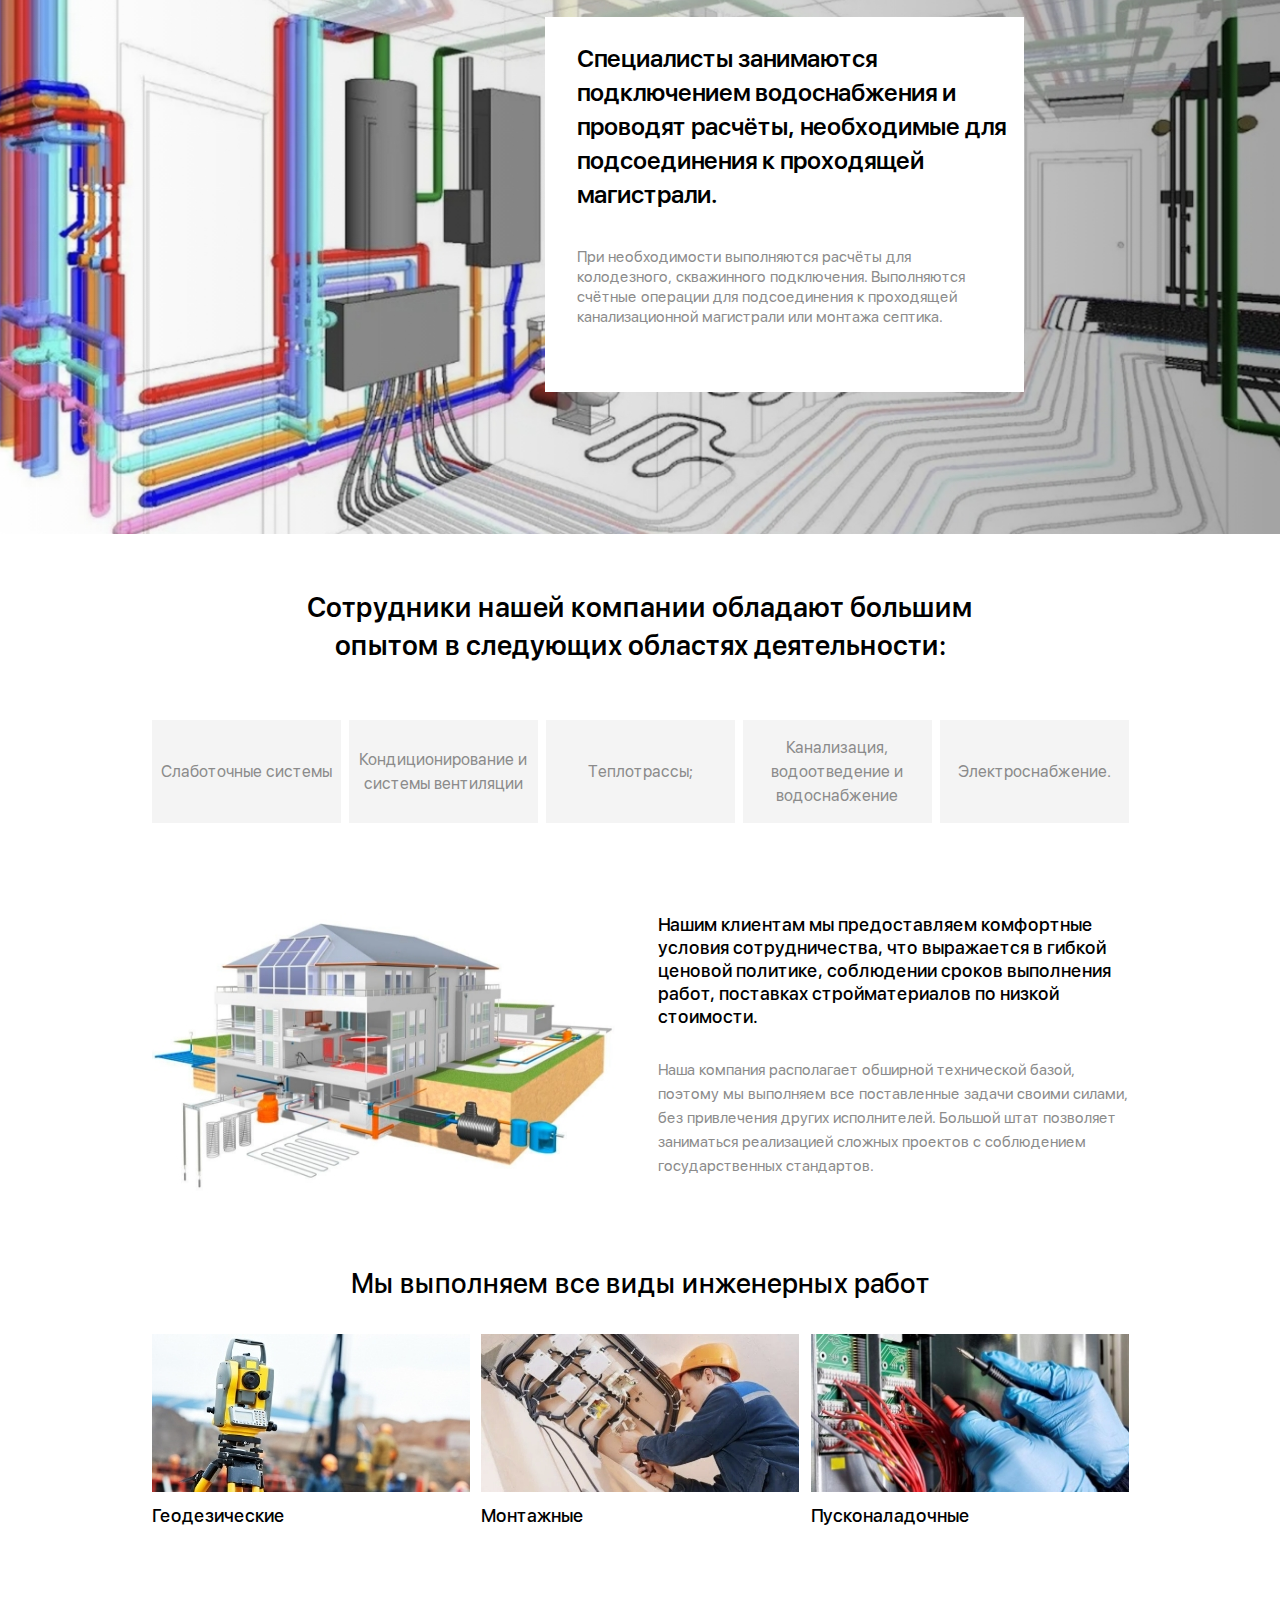
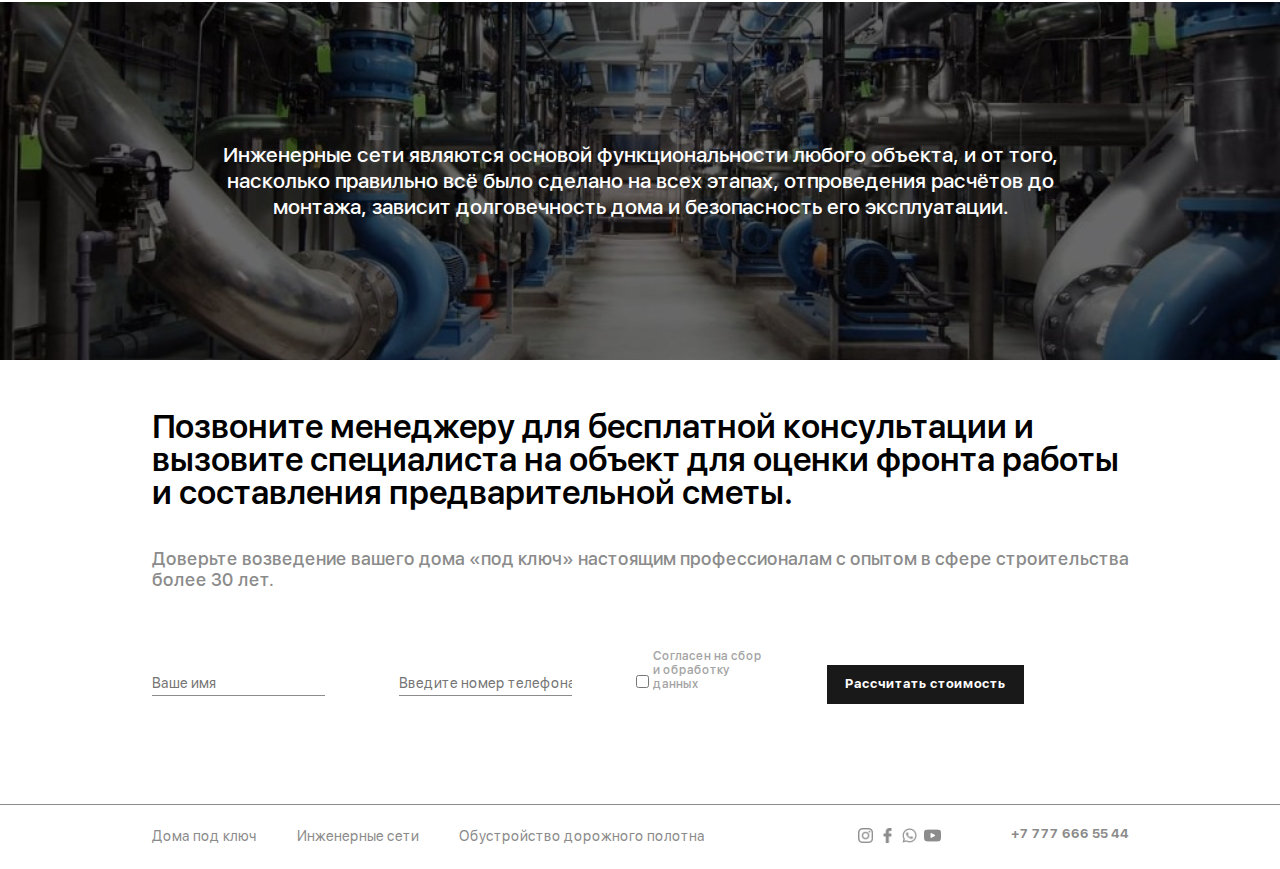
<file: engeener.html>
<!DOCTYPE html>
<html lang="en">
<head>
   <meta charset="UTF-8">
   <meta http-equiv="X-UA-Compatible" content="IE=edge">
   <meta name="viewport" content="width=device-width, initial-scale=1.0">

   <link rel="stylesheet" href="css/normalize.css">
   <link rel="stylesheet" href="css/style.css">

   <title>Document</title>
</head>
<body>
   <header class="header">
      <div class="header-top">
         <div class="container">
            <div class="header-top__row">
               <div class="header-top__left">
                  <img class="header-top__logo" src="img/header/icons/logo.svg" alt="Tipa Logo">
                  <button class="header-top__menu">Услуги компании</button>
               </div>
               <div class="header-top__right">
                  <button class="header-top__contact">Контакты</button>
                  <div class="header-top__icons-list">
                     <a class="header-top__icon-link" href="">
                        <img src="img/header/icons/instagram.svg" alt="I" class="header-top__icon">
                     </a>
                     <a class="header-top__icon-link" href="">
                        <img src="img/header/icons/facebook.svg" alt="F" class="header-top__icon">
                     </a>
                     <a class="header-top__icon-link" href="">
                        <img src="img/header/icons/whatsapp.svg" alt="W" class="header-top__icon">
                     </a>
                     <a class="header-top__icon-link" href="">
                        <img src="img/header/icons/youtube.svg" alt="Y" class="header-top__icon">
                     </a>
                  </div>
                  <a href="tel:77776665544" class="header-top__phone">+7 777 666 55 44</a>
               </div>
            </div>
         </div>
         <div class="header-top-slidemenu">
            <nav class="header-top-slidemenu__menu">
               <ul class="header-top-slidemenu__list">
                  <li class="header-top-slidemenu__item">
                     <a href="index.html" class="header-top-slidemenu__link">Строительство домов «под ключ»</a>
                  </li>
                  <li class="header-top-slidemenu__item">
                     <a href="engeener.html" class="header-top-slidemenu__link">Инженерные сети</a>
                  </li>
                  <li class="header-top-slidemenu__item">
                     <a href="arrangement.html" class="header-top-slidemenu__link">Обустройство дорожного полотна</a>
                  </li>
               </ul>
            </nav>
         </div>
      </div>
      <div class="header-body">
         <div class="container">
            <h1 class="header-body__titile">Инженерные сети</h1>
            <p class="header-body__text">Наши специалисты получат в разрешительных инстанциях полный пакет документов в течение 45 дней.</p>
            <button class="header-body__cost button">Рассчитать стоимость</button>
            <button class="header-body__consle">Консультация</button>
         </div>
         <img src="img/engeener/ingset-min.png" alt="bg" class="header-body__bg header-body__engiiner">
      </div>
   </header>
   <main class="main">
      <section class="cost">
         <div class="container">
            <div class="cost__wrapper">
               <div class="cost__tiitle">Узнайте ориентировочную стоимость вашего дома</div>
               <div class="cost__text">Заполните форму и скачайте каталог топ 20 проектов домов</div>
               <form action="#" class="cost__form form-cost">
                  <input type="text" class="form-cost__name" name="userName" placeholder="Ваше имя">
                  <input type="text" class="form-cost__phone" name="userPhone" placeholder="Введите номер телефона ">
                  <input type="checkbox" class="form-cost__checkbox" name="userData">
                  <div class="form-cost__agreement">Согласен на сбор и обработку данных</div>
                  <button  button class="form-cost__button button">Рассчитать стоимость</button>
               </form>
            </div>
         </div>
      </section>
      <section class="about">
         <div class="container">
            <div class="about__title">Квалифицированные специалисты выполняют электромонтажные работы любой степени сложности.  </div>
            <div class="about__text">Это позволяет заказчикам экономить время и деньги и получить необходимые гарантии.</div>
            <div class="about__row about-row">
               <div class="about-row__item">
                  <div class="about-row__number">01</div>
                  <div class="about-row__text">Они занимаются строительством наружных сетей и канализации, а также прокладкой газопровода.</div>
               </div>
               <div class="about-row__item">
                  <div class="about-row__number">02</div>
                  <div class="about-row__text">Осуществляется строительство тепловых сетей и сопутствующих коммуникаций в соответствии с установленными стандартами.</div>
               </div>
            </div>
            <div class="about__subtitle about__subtitle-engeener">Экспертная бригада выполнит монтаж «под ключ» котельной с проведением расчётов, необходимых при подключении любых видов котлов:</div>
            <div class="about__row2 about-row2">
               <div class="about-row2__item">Напольных газовых</div>
               <div class="about-row2__item">Дизельных</div>
               <div class="about-row2__item">Электрических</div>
               <div class="about-row2__item">Твердотопливных</div>
            </div>
         </div>
      </section>
      <section class="desing desing-engeener">
         <div class="desing__box desing__box-engeener">
            <div class="desing__title">Специалисты занимаются подключением водоснабжения и проводят расчёты, необходимые для подсоединения  к проходящей магистрали.</div>
            <div class="desing__text">
               <p class="desing__paragraph">При необходимости выполняются расчёты для колодезного, скважинного подключения. Выполняются счётные операции для подсоединения к проходящей канализационной магистрали или монтажа септика.</p>
            </div>
         </div>
      </section>
      <section class="employee">
         <div class="container">
            <div class="employee__title">Сотрудники нашей компании обладают большим опытом в следующих областях деятельности:</div>
            <div class="employee__row"> 
               <div class="employee__item">
                  <div class="employee__text">Слаботочные системы</div>
               </div>
               <div class="employee__item">
                  <div class="employee__text">Кондиционирование и системы вентиляции</div>
               </div>
               <div class="employee__item">
                  <div class="employee__text">Теплотрассы;</div>
               </div>
               <div class="employee__item">
                  <div class="employee__text">Канализация, водоотведение и водоснабжение</div>
               </div>
               <div class="employee__item">
                  <div class="employee__text">Электроснабжение.</div>
               </div>
            </div>
         </div>
      </section>
      <section class="condition">
         <div class="container">
            <div class="condition__row">
               <img src="img/engeener/condition.jpg" width="466" alt="" class="condition__img">
               <div class="condition__body">
                  <div class="condition__title">Нашим клиентам мы предоставляем комфортные условия сотрудничества, что выражается в гибкой ценовой политике, соблюдении сроков выполнения работ, поставках стройматериалов по низкой стоимости.</div>
                  <div class="condition__text">Наша компания располагает обширной технической базой, поэтому мы выполняем все поставленные задачи своими силами, без привлечения других исполнителей. Большой штат позволяет заниматься реализацией сложных проектов с соблюдением государственных стандартов.</div>
               </div>
            </div>
         </div>
      </section>
      <section class="type">
         <div class="container">
            <div class="type__title">Мы выполняем все виды инженерных работ</div>
            <div class="type__row">
               <div class="type__item">
                  <img src="img/engeener/type-1.jpg" alt="1" class="type__img">
                  <div class="type__text">Геодезические</div>
               </div>
               <div class="type__item">
                  <img src="img/engeener/type-2.jpg" alt="2" class="type__img">
                  <div class="type__text">Монтажные</div>
               </div>
               <div class="type__item">
                  <img src="img/engeener/type-3.jpg" alt="3" class="type__img">
                  <div class="type__text">Пусконаладочные</div>
               </div>
            </div>
         </div>
      </section>
      <section class="net">
         <div class="net__text">Инженерные сети являются основой функциональности любого объекта, и от того, насколько правильно всё было сделано на всех этапах, отпроведения расчётов до монтажа, зависит долговечность дома и безопасность его эксплуатации. </div>
      </section>
      <section class="call">
         <div class="container">
            <div class="call__titile">Позвоните менеджеру для бесплатной консультации и вызовите специалиста на объект для оценки фронта работы и составления предварительной сметы.</div>
            <div class="call__text">Доверьте возведение вашего дома «под ключ» настоящим профессионалам с опытом в сфере строительства более 30 лет.</div>
            <form action="#" class="call__form form-cost">
               <input type="text" class="form-cost__name" name="userName" placeholder="Ваше имя">
               <input type="text" class="form-cost__phone" name="userPhone" placeholder="Введите номер телефона ">
               <input type="checkbox" class="form-cost__checkbox" name="userData">
               <div class="form-cost__agreement">Согласен на сбор и обработку данных</div>
               <button  button class="form-cost__button button">Рассчитать стоимость</button>
            </form>
         </div>
      </section>
   </main>
   <footer class="footer">
      <div class="container">
         <div class="footer__row">
            <nav class="footer__menu">
               <ul class="footer__menu-list">
                  <li class="footer__list">
                     <a href="index.html" class="footer__link">Дома под ключ</a>
                  </li>
                  <li class="footer__list">
                     <a href="engeener.html" class="footer__link">Инженерные сети</a>
                  </li>
                  <li class="footer__list">
                     <a href="arrangement.html" class="footer__link">Обустройство дорожного полотна</a>
                  </li>
               </ul>
            </nav>
            <div class="footer__right">
               <div class="footer__icons-list">
                  <a class="footer__icon-link" href="#">
                     <img src="img/header/icons/instagram.svg" alt="I" class="footer__icon">
                  </a>
                  <a class="footer__icon-link" href="#">
                     <img src="img/header/icons/facebook.svg" alt="F" class="footer__icon">
                  </a>
                  <a class="footer__icon-link" href="#">
                     <img src="img/header/icons/whatsapp.svg" alt="W" class="footer__icon">
                  </a>
                  <a class="footer__icon-link" href="#">
                     <img src="img/header/icons/youtube.svg" alt="Y" class="footer__icon">
                  </a>
               </div>
               <a href="tel:77776665544" class="footer__phone">+7 777 666 55 44</a>
            </div>
         </div>
      </div>
   </footer>
   <script src="/js/sidermenu.js"></script>
   <script src="/js/fixedheader.js"></script>
</body>
</html>
</file>
<file: css/style.css>
@font-face {
  font-family: 'SF UI Display';
  src: url("../fonts/SFUIDisplay-Semibold.eot");
  src: local("SF UI Display Semibold"), local("../fonts/SFUIDisplay-Semibold"), url("../fonts/SFUIDisplay-Semibold.eot?#iefix") format("embedded-opentype"), url("../fonts/SFUIDisplay-Semibold.woff2") format("woff2"), url("../fonts/SFUIDisplay-Semibold.woff") format("woff"), url("../fonts/SFUIDisplay-Semibold.ttf") format("truetype");
  font-weight: 600;
  font-style: normal;
}

@font-face {
  font-family: 'SF UI Display';
  src: url("../fonts/SFUIDisplay-Bold.eot");
  src: local("SF UI Display Bold"), local("../fonts/SFUIDisplay-Bold"), url("../fonts/SFUIDisplay-Bold.eot?#iefix") format("embedded-opentype"), url("../fonts/SFUIDisplay-Bold.woff2") format("woff2"), url("../fonts/SFUIDisplay-Bold.woff") format("woff"), url("../fonts/SFUIDisplay-Bold.ttf") format("truetype");
  font-weight: bold;
  font-style: normal;
}

@font-face {
  font-family: 'SF UI Display';
  src: url("../fonts/SFUIDisplay-Thin.eot");
  src: local("SF UI Display Thin"), local("../fonts/SFUIDisplay-Thin"), url("../fonts/SFUIDisplay-Thin.eot?#iefix") format("embedded-opentype"), url("../fonts/SFUIDisplay-Thin.woff2") format("woff2"), url("../fonts/SFUIDisplay-Thin.woff") format("woff"), url("../fonts/SFUIDisplay-Thin.ttf") format("truetype");
  font-weight: 100;
  font-style: normal;
}

@font-face {
  font-family: 'SF UI Display';
  src: url("../fonts/SFUIDisplay-Medium.eot");
  src: local("SF UI Display Medium"), local("../fonts/SFUIDisplay-Medium"), url("../fonts/SFUIDisplay-Medium.eot?#iefix") format("embedded-opentype"), url("../fonts/SFUIDisplay-Medium.woff2") format("woff2"), url("../fonts/SFUIDisplay-Medium.woff") format("woff"), url("../fonts/SFUIDisplay-Medium.ttf") format("truetype");
  font-weight: 500;
  font-style: normal;
}

@font-face {
  font-family: 'SF UI Display';
  src: url("../fonts/SFUIDisplay-Regular.eot");
  src: local("SF UI Display Regular"), local("../fonts/SFUIDisplay-Regular"), url("../fonts/SFUIDisplay-Regular.eot?#iefix") format("embedded-opentype"), url("../fonts/SFUIDisplay-Regular.woff2") format("woff2"), url("../fonts/SFUIDisplay-Regular.woff") format("woff"), url("../fonts/SFUIDisplay-Regular.ttf") format("truetype");
  font-weight: normal;
  font-style: normal;
}

* {
  -webkit-box-sizing: border-box;
          box-sizing: border-box;
  margin: 0;
  padding: 0;
  border: 0;
}

h1 {
  margin: 0;
}

li, ul, ol {
  list-style: none;
}

a {
  text-decoration: none;
}

body {
  font-family: 'SF UI Display';
}

.main {
  position: relative;
}

.container {
  max-width: 1007px;
  margin: 0 auto;
  padding: 0 15px;
}

.header {
  overflow: hidden;
}

.header-top {
  background: #fff;
  padding: 25px 0;
  font-size: 13px;
  position: relative;
}

.header-top__row {
  display: -webkit-box;
  display: -ms-flexbox;
  display: flex;
  -webkit-box-pack: justify;
      -ms-flex-pack: justify;
          justify-content: space-between;
}

.header-top__left {
  display: -webkit-box;
  display: -ms-flexbox;
  display: flex;
  -webkit-box-align: center;
      -ms-flex-align: center;
          align-items: center;
}

.header-top__logo {
  margin-right: 85px;
}

.header-top__menu {
  font-weight: 700;
  background: none;
  cursor: pointer;
}

.header-top__menu::after {
  content: "";
  background: url(/img/header/icons/arrow-vert.svg) 0 0 no-repeat;
  display: inline-block;
  -webkit-transition: -webkit-transform .25s;
  transition: -webkit-transform .25s;
  transition: transform .25s;
  transition: transform .25s, -webkit-transform .25s;
  width: 10px;
  height: 7px;
  margin-left: 8px;
  -webkit-transform: scale(-1);
          transform: scale(-1);
}

.header-top__menu--active::after {
  -webkit-transform: scale(1);
          transform: scale(1);
}

.header-top__right {
  display: -webkit-box;
  display: -ms-flexbox;
  display: flex;
  -webkit-box-align: center;
      -ms-flex-align: center;
          align-items: center;
}

.header-top__contact {
  cursor: pointer;
  background: none;
  font-weight: 700;
}

.header-top__icons-list {
  margin-left: 47px;
}

.header-top__icon-link {
  margin-left: 7px;
}

.header-top__icon-link:first-child {
  margin-left: 0;
}

.header-top__icon {
  margin-top: 3px;
}

.header-top__phone {
  padding: 12px 25px;
  background-color: #191919;
  color: #fff;
  font-weight: 700;
  margin-left: 63px;
}

.header-top--fixed {
  width: 100%;
  -webkit-animation-name: fixed_menu_down;
          animation-name: fixed_menu_down;
  -webkit-animation-duration: .5s;
          animation-duration: .5s;
  position: fixed;
  top: 0;
  left: 0;
  z-index: 100;
  padding: 5px 0;
}

.header-top-slidemenu {
  overflow: hidden;
  height: 0;
  width: 100%;
  background: #fff;
  position: absolute;
  top: 100%;
  z-index: 100;
  -webkit-transition: height .25s;
  transition: height .25s;
}

.header-top-slidemenu__menu {
  max-width: 651px;
  margin: 0 auto;
}

.header-top-slidemenu__list {
  margin-top: 30px;
}

.header-top-slidemenu__item {
  max-width: 364px;
  padding-bottom: 20px;
  border-bottom: 1px solid #707070;
  margin-bottom: 20px;
}

.header-top-slidemenu__item:last-child {
  border: none;
}

.header-top-slidemenu__link {
  color: #000;
  font-size: 20px;
  font-weight: 300;
}

.header-top-slidemenu__link::after {
  content: "";
  background: url(/img/header/icons/arrow-hor-b.svg) 0 0 no-repeat;
  display: block;
  width: 7px;
  height: 10px;
  float: right;
  margin-top: 8px;
}

.header-top-slidemenu--active {
  height: 286px;
}

.header-body {
  position: relative;
  height: 643px;
  padding-top: 80px;
}

.header-body__arrangement {
  background: url(/img/arrangement/bg.jpg) 0 -200px no-repeat;
  background-size: cover;
}

.header-body__titile {
  position: relative;
  max-width: 360px;
  font-size: 50px;
  font-weight: 600;
  margin-bottom: 11px;
}

.header-body__titile::after {
  content: "";
  position: absolute;
  display: block;
  background-color: #98D7CE;
  width: 282px;
  height: 16px;
  bottom: 11px;
  left: 3px;
  z-index: -1;
}

.header-body__titile-arrangement {
  color: #fff;
  max-width: 500px;
}

.header-body__text {
  color: #8B8B8B;
  font-size: 14px;
  max-width: 410px;
  line-height: 20px;
  margin-bottom: 39px;
}

.header-body__text-arrangement {
  color: #fff;
}

.header-body__cost {
  margin-right: 36px;
}

.header-body__consle {
  background: none;
  color: #8B8B8B;
  font-size: 13px;
  font-weight: 700;
  cursor: pointer;
}

.header-body__consle::after {
  content: "";
  background: url("/img/header/icons/arrow-hor.svg") 0 0 no-repeat;
  display: inline-block;
  height: 10px;
  width: 7px;
  margin-left: 9px;
  margin-bottom: -1px;
}

.header-body__consle-arrangement {
  color: #fff;
}

.header-body__consle-arrangement::after {
  content: "";
  background: url("/img/arrangement/arrow.svg") 0 0 no-repeat;
}

.header-body__bg {
  position: absolute;
  bottom: 60px;
  right: -140px;
  z-index: -1;
  max-width: 100%;
  -webkit-transform: scale(1.2);
          transform: scale(1.2);
}

.header-body__engiiner {
  right: 400px;
  -webkit-transform: scale(1);
          transform: scale(1);
}

.button {
  cursor: pointer;
  background-color: #191919;
  color: #fff;
  font-size: 13px;
  font-weight: 700;
  padding: 12px 18px;
}

.cost__wrapper {
  position: absolute;
  top: -175px;
  padding: 37px 20px 44px 47px;
  background: #fff;
  -webkit-box-shadow: 0 0 99px rgba(0, 0, 0, 0.09);
          box-shadow: 0 0 99px rgba(0, 0, 0, 0.09);
  width: 1007px;
}

.cost__tiitle {
  font-size: 33px;
  font-weight: 600;
  margin-bottom: 9px;
}

.cost__text {
  color: #8B8B8B;
  font-size: 14px;
  font-weight: 400;
  margin-bottom: 30px;
}

.form-cost__name {
  font-size: 14px;
  max-width: 183px;
  outline: none;
  border-bottom: 1px solid #8B8B8B;
  margin-right: 70px;
  padding-bottom: 4px;
}

.form-cost__phone {
  font-size: 14px;
  max-width: 183px;
  outline: none;
  border-bottom: 1px solid #8B8B8B;
  margin-right: 60px;
  padding-bottom: 4px;
}

.form-cost__agreement {
  max-width: 110px;
  color: #A3A3A3;
  font-size: 12px;
  font-weight: 500;
  display: inline-block;
  margin-right: 60px;
}

.about {
  padding: 100px 0 95px 0;
  background-color: #191919;
}

.about__title {
  color: #fff;
  font-size: 30px;
  font-weight: 600;
  margin-bottom: 30px;
  max-width: 720px;
}

.about__text {
  color: #8B8B8B;
  font-size: 15px;
  font-weight: 500;
  margin-bottom: 35px;
  max-width: 470px;
}

.about__subtitle {
  color: #fff;
  font-size: 24px;
  font-weight: 600;
  margin-bottom: 30px;
}

.about__subtitle-engeener {
  color: #8B8B8B;
  font-size: 18px;
  font-weight: 500;
}

.about__subtitle-under {
  color: #8B8B8B;
  font-size: 18px;
  margin-top: 45px;
}

.about-row {
  display: -webkit-box;
  display: -ms-flexbox;
  display: flex;
  -webkit-box-pack: justify;
      -ms-flex-pack: justify;
          justify-content: space-between;
  -ms-flex-wrap: wrap;
      flex-wrap: wrap;
}

.about-row__item {
  max-height: 111px;
  display: -webkit-box;
  display: -ms-flexbox;
  display: flex;
  -webkit-box-pack: justify;
      -ms-flex-pack: justify;
          justify-content: space-between;
  -webkit-box-align: center;
      -ms-flex-align: center;
          align-items: center;
  padding: 30px 35px 30px 30px;
  background: #1F1F1F;
  width: 49.2%;
  margin-bottom: 17px;
}

.about-row__item:last-child {
  margin-bottom: 75px;
}

.about-row__number {
  color: #fff;
  font-size: 31px;
  font-weight: 700;
  margin-right: 30px;
}

.about-row__text {
  color: #8B8B8B;
  font-size: 15px;
  font-weight: 400;
}

.about-row2 {
  display: -webkit-box;
  display: -ms-flexbox;
  display: flex;
  -webkit-box-pack: justify;
      -ms-flex-pack: justify;
          justify-content: space-between;
}

.about-row2__item {
  padding: 20px 0;
  text-align: center;
  width: 24.2%;
  color: #fff;
  font-size: 18px;
  font-weight: 100;
  background: #1F1F1F;
}

.about-row2-ar {
  -ms-flex-wrap: wrap;
      flex-wrap: wrap;
}

.about-row2-ar__item {
  padding: 10px 12px 10px 12px;
  height: 90px;
  width: 270px;
  margin-bottom: 12px;
}

.about-row2-ar__item:last-child {
  margin-bottom: 0;
}

.about-row2-ar__item:nth-child(2) {
  width: 400px;
}

.about-ar {
  margin-bottom: 80px;
}

.desing {
  position: relative;
  height: 686px;
  background: url("/img/main/desing-1.jpg") center center no-repeat;
  background-repeat: no-repeat;
  background-size: cover;
}

.desing__box {
  position: absolute;
  top: 169px;
  right: 20%;
  background: #fff;
  max-width: 610px;
  padding: 25px 16px 65px 32px;
}

.desing__title {
  font-size: 24px;
  font-weight: 600;
  margin-bottom: 35px;
  line-height: 34px;
}

.desing__paragraph {
  color: #8B8B8B;
  font-size: 15px;
  margin-bottom: 35px;
  line-height: 20px;
}

.desing__paragraph:last-child {
  margin-bottom: 0;
}

.desing__box-engeener {
  max-width: 479px;
}

.desing-engeener {
  background: url("/img/engeener/desing.jpg") center center no-repeat;
  background-repeat: no-repeat;
  background-size: cover;
}

.client {
  padding: 25px 0 50px 0;
}

.client__box {
  max-width: 90%;
  margin: 0 auto;
  background-color: #F4F4F4;
  padding: 40px 0 40px 0;
}

.client__title {
  max-width: 800px;
  text-align: center;
  font-size: 27px;
  font-weight: 500;
  margin: 0 auto;
  margin-bottom: 44px;
}

.client__row {
  display: -webkit-box;
  display: -ms-flexbox;
  display: flex;
  -webkit-box-pack: center;
      -ms-flex-pack: center;
          justify-content: center;
}

.client__item {
  padding: 0 30px;
  text-align: center;
  max-width: 20%;
}

.client__number {
  font-size: 24px;
  font-weight: 600;
  margin-bottom: 15px;
}

.client__text {
  color: #8B8B8B;
}

.project {
  position: relative;
  padding: 70px 0 95px 0;
  background-color: #191919;
  color: #fff;
}

.project__wrapper {
  max-width: 1111px;
  margin: 0 auto;
}

.project__title {
  font-size: 33px;
  font-weight: 600;
  margin-bottom: 35px;
}

.project__row {
  display: -webkit-box;
  display: -ms-flexbox;
  display: flex;
  -webkit-box-pack: justify;
      -ms-flex-pack: justify;
          justify-content: space-between;
}

.project__item {
  cursor: pointer;
  max-width: 273px;
  background: #1F1F1F;
}

.project__img {
  margin-bottom: 18px;
}

.project__info {
  position: relative;
  padding: 0 20px 61px 15px;
}

.project__info::after {
  content: "";
  background: url(/img/header/icons/arrow-hor.svg) 0 0 no-repeat;
  height: 10px;
  width: 7px;
  display: block;
  position: absolute;
  bottom: 21px;
  right: 24px;
}

.project__name {
  font-size: 15px;
  font-weight: 600;
  margin-bottom: 18px;
}

.project__text {
  color: #8B8B8B;
  font-size: 14px;
  font-weight: 500;
  line-height: 24px;
}

.project-over {
  display: none;
  position: absolute;
  top: 0;
  left: 0;
  background: url(/img/main/project/project-over.png) 0 0 no-repeat;
  background-size: cover;
  width: 100%;
  height: 100%;
}

.project-over__wrapper {
  max-width: 1010px;
  margin: 0 auto;
}

.project-over__item {
  margin-top: 128px;
  display: none;
}

.project-over__row {
  display: -webkit-box;
  display: -ms-flexbox;
  display: flex;
  -webkit-box-align: center;
      -ms-flex-align: center;
          align-items: center;
}

.project-over__img {
  margin-right: 44px;
  border-radius: 8px;
}

.project-over__title {
  font-size: 38px;
  font-weight: 600;
  margin-bottom: 26px;
}

.project-over__text {
  color: #8B8B8B;
  font-size: 15px;
  line-height: 24px;
  margin-bottom: 30px;
}

.project-over__info {
  color: #8B8B8B;
  font-size: 15px;
  line-height: 24px;
  margin-bottom: 30px;
}

.project-over--active {
  -webkit-animation: project_over .25s;
          animation: project_over .25s;
  display: block;
}

.project-over__item--active {
  display: block;
}

.work {
  margin-bottom: 36px;
}

.work__row {
  display: -webkit-box;
  display: -ms-flexbox;
  display: flex;
  -webkit-box-pack: justify;
      -ms-flex-pack: justify;
          justify-content: space-between;
}

.work__img {
  height: 600px;
  width: 48%;
  background: url(/img/main/work/bg.jpg) 0 0 no-repeat;
  background-size: cover;
}

.work__body {
  padding-top: 60px;
  width: 50%;
}

.work__title {
  font-size: 27px;
  font-weight: 500;
  line-height: 38px;
  max-width: 550px;
  margin-bottom: 24px;
}

.work__subtitle {
  color: #8B8B8B;
  font-size: 15px;
  margin-bottom: 50px;
  max-width: 570px;
}

.work__row-item {
  display: -webkit-box;
  display: -ms-flexbox;
  display: flex;
}

.work__item {
  margin-right: 10px;
}

.work__text {
  font-size: 13px;
  max-width: 143px;
}

.guarantee {
  padding: 20px 0;
  background-color: #98D7CE;
  margin-bottom: 37px;
}

.guarantee__wrapper {
  display: -webkit-box;
  display: -ms-flexbox;
  display: flex;
  -webkit-box-align: center;
      -ms-flex-align: center;
          align-items: center;
  -webkit-box-pack: center;
      -ms-flex-pack: center;
          justify-content: center;
}

.guarantee__img {
  margin-right: 20px;
}

.guarantee__text {
  font-size: 22px;
  display: inline-block;
  max-width: 576px;
}

.app {
  margin-bottom: 55px;
}

.app__box {
  margin: 0 auto;
  max-width: 90%;
  padding-top: 100px;
  height: 433px;
  position: relative;
  background-color: #F4F4F4;
}

.app__wrapper {
  display: -webkit-box;
  display: -ms-flexbox;
  display: flex;
  max-width: 972px;
  margin: 0 auto;
}

.app__title {
  font-size: 27px;
  font-weight: 600;
  line-height: 38px;
  max-width: 590px;
  margin-bottom: 22px;
}

.app__text {
  color: #8B8B8B;
  font-size: 18px;
  font-weight: 500;
  line-height: 30px;
  max-width: 560px;
}

.app__img {
  position: absolute;
  bottom: 0;
  right: 5%;
}

.call {
  padding-bottom: 100px;
}

.call__titile {
  font-size: 33px;
  line-height: 33px;
  font-weight: 600;
  margin-bottom: 39px;
}

.call__text {
  color: #8B8B8B;
  font-size: 18px;
  line-height: 21px;
  font-weight: 500;
  margin-bottom: 60px;
}

.footer {
  border-top: 1px solid #8B8B8B;
}

.footer__row {
  height: 64px;
  display: -webkit-box;
  display: -ms-flexbox;
  display: flex;
  -webkit-box-align: center;
      -ms-flex-align: center;
          align-items: center;
  -webkit-box-pack: justify;
      -ms-flex-pack: justify;
          justify-content: space-between;
}

.footer__menu-list {
  display: -webkit-box;
  display: -ms-flexbox;
  display: flex;
}

.footer__list {
  margin-right: 40px;
}

.footer__list:last-child {
  margin-right: 0;
}

.footer__link {
  font-size: 14px;
  color: #8B8B8B;
}

.footer__right {
  display: -webkit-box;
  display: -ms-flexbox;
  display: flex;
}

.footer__icons-list {
  display: -webkit-box;
  display: -ms-flexbox;
  display: flex;
  -webkit-box-align: center;
      -ms-flex-align: center;
          align-items: center;
}

.footer__icon-link {
  display: inline-block;
  font-size: 14px;
}

.footer__icon {
  margin-left: 7px;
}

.footer__phone {
  font-size: 13px;
  font-weight: 700;
  color: #8B8B8B;
  margin-left: 70px;
}

.employee {
  padding-top: 55px;
  margin-bottom: 90px;
}

.employee__title {
  margin: 0 auto;
  max-width: 752px;
  text-align: center;
  font-size: 27px;
  line-height: 38px;
  font-weight: 600;
  margin-bottom: 55px;
}

.employee__row {
  display: -webkit-box;
  display: -ms-flexbox;
  display: flex;
  -webkit-box-pack: justify;
      -ms-flex-pack: justify;
          justify-content: space-between;
}

.employee__item {
  background-color: #F4F4F4;
  width: 189px;
  height: 103px;
  display: -webkit-box;
  display: -ms-flexbox;
  display: flex;
  -webkit-box-align: center;
      -ms-flex-align: center;
          align-items: center;
  -webkit-box-pack: center;
      -ms-flex-pack: center;
          justify-content: center;
}

.employee__text {
  text-align: center;
  color: #8B8B8B;
  line-height: 24px;
}

.condition {
  margin-bottom: 72px;
}

.condition__row {
  display: -webkit-box;
  display: -ms-flexbox;
  display: flex;
  -webkit-box-pack: justify;
      -ms-flex-pack: justify;
          justify-content: space-between;
}

.condition__img {
  margin-right: 40px;
}

.condition__title {
  font-size: 18px;
  line-height: 23px;
  font-weight: 500;
  margin-bottom: 30px;
}

.condition__text {
  color: #8B8B8B;
  font-size: 15px;
  line-height: 24px;
}

.type {
  margin-bottom: 75px;
}

.type__title {
  text-align: center;
  font-size: 27px;
  font-weight: 500;
  margin-bottom: 35px;
}

.type__row {
  display: -webkit-box;
  display: -ms-flexbox;
  display: flex;
  -webkit-box-pack: justify;
      -ms-flex-pack: justify;
          justify-content: space-between;
}

.type__img {
  margin-bottom: 10px;
}

.type__text {
  font-size: 18px;
  font-weight: 500;
}

.net {
  background: url("/img/engeener/net.jpg") 0 0 no-repeat;
  background-size: cover;
  height: 358px;
  display: -webkit-box;
  display: -ms-flexbox;
  display: flex;
  -webkit-box-pack: center;
      -ms-flex-pack: center;
          justify-content: center;
  -webkit-box-align: center;
      -ms-flex-align: center;
          align-items: center;
  margin-bottom: 50px;
}

.net__text {
  text-align: center;
  color: #fff;
  font-size: 21px;
  line-height: 26px;
  font-weight: 500;
  max-width: 840px;
}

@-webkit-keyframes fixed_menu_down {
  0% {
    opacity: 0;
    top: -100px;
    padding: 25px 0;
  }
  100% {
    opacity: 1;
    top: 0;
    padding: 5px 0;
  }
}

@keyframes fixed_menu_down {
  0% {
    opacity: 0;
    top: -100px;
    padding: 25px 0;
  }
  100% {
    opacity: 1;
    top: 0;
    padding: 5px 0;
  }
}

@-webkit-keyframes project_over {
  0% {
    opacity: 0;
    -webkit-transform: scale(0);
            transform: scale(0);
  }
  100% {
    opacity: 1;
    -webkit-transform: scale(1);
            transform: scale(1);
  }
}

@keyframes project_over {
  0% {
    opacity: 0;
    -webkit-transform: scale(0);
            transform: scale(0);
  }
  100% {
    opacity: 1;
    -webkit-transform: scale(1);
            transform: scale(1);
  }
}

@media (max-width: 480px) {
  .container {
    max-width: none;
  }
  .header-top__right {
    display: none;
  }
  .header-top__menu {
    display: none;
  }
  .header-top {
    padding: 15px 0;
  }
  .header-top::after {
    position: absolute;
    content: "";
    background: url(/img/header/icons/burger-icon.svg) 0 0 no-repeat;
    width: 21px;
    height: 16px;
    display: block;
    right: 15px;
    top: 27px;
  }
  .header-top__row {
    position: relative;
  }
  .header-body {
    padding-top: 48px;
  }
  .header-body__titile {
    font-size: 33px;
    max-width: 237px;
  }
  .header-body__titile::after {
    content: "";
    background-color: #98D7CE;
    bottom: 8px;
    left: 3px;
    max-width: 187px;
    max-height: 10px;
  }
  .header-body__cost {
    margin-right: 5px;
  }
  .header-body__bg {
    max-width: 460px;
  }
  .cost__wrapper {
    top: -175px;
    padding: 37px 20px 32px 47px;
    background: #fff;
    -webkit-box-shadow: 0 0 99px rgba(0, 0, 0, 0.09);
            box-shadow: 0 0 99px rgba(0, 0, 0, 0.09);
    max-width: 345px;
  }
  .cost__tiitle {
    font-size: 20px;
  }
  .cost__text {
    color: #8B8B8B;
    font-size: 14px;
    font-weight: 400;
    margin-bottom: 30px;
  }
  .form-cost__name {
    margin-bottom: 20px;
  }
  .form-cost__phone {
    margin-bottom: 20px;
    margin-right: 233px;
  }
  .form-cost__agreement {
    margin-bottom: 35px;
  }
  .about {
    padding: 230px 0 25px 0;
    background-color: #191919;
  }
  .about__title {
    font-size: 24px;
    margin-bottom: 30px;
    max-width: 720px;
  }
  .about__text {
    color: #8B8B8B;
    font-size: 15px;
    font-weight: 500;
    margin-bottom: 35px;
    max-width: 470px;
  }
  .about__row {
    display: -webkit-box;
    display: -ms-flexbox;
    display: flex;
    -webkit-box-orient: vertical;
    -webkit-box-direction: normal;
        -ms-flex-direction: column;
            flex-direction: column;
  }
  .about__subtitle {
    color: #fff;
    font-size: 24px;
    font-weight: 600;
    margin-bottom: 30px;
  }
  .about__subtitle-engeener {
    color: #8B8B8B;
    font-size: 18px;
    font-weight: 500;
  }
  .about__subtitle-under {
    color: #8B8B8B;
    font-size: 18px;
    margin-top: 45px;
  }
  .about-row__item {
    display: -webkit-box;
    display: -ms-flexbox;
    display: flex;
    -webkit-box-pack: justify;
        -ms-flex-pack: justify;
            justify-content: space-between;
    -webkit-box-align: center;
        -ms-flex-align: center;
            align-items: center;
    padding: 30px 35px 30px 30px;
    background: #1F1F1F;
    width: 100%;
    margin-bottom: 17px;
  }
  .about-row__item:last-child {
    margin-bottom: 50px;
  }
  .about-row__number {
    font-size: 24px;
  }
  .about-row__text {
    font-size: 13px;
    line-height: 21px;
  }
  .about-row2 {
    -webkit-box-orient: vertical;
    -webkit-box-direction: normal;
        -ms-flex-direction: column;
            flex-direction: column;
  }
  .about-row2__item {
    width: 100%;
    background: #1F1F1F;
    margin-bottom: 13px;
  }
  .about-row2__item:last-child {
    margin-bottom: 0;
  }
  .about__subtitle {
    line-height: 34px;
    font-size: 24px;
    max-width: 270px;
  }
  .desing {
    background: none;
    margin-bottom: 400px;
    height: 0;
  }
  .desing__box {
    position: static;
    padding: 15px 15px 20px 15px;
  }
  .desing__title {
    font-size: 18px;
    margin-bottom: 25px;
  }
  .desing__paragraph {
    font-size: 13px;
    margin-bottom: 25px;
  }
  .desing__paragraph:last-child {
    margin-bottom: 0;
  }
  .desing__box-engeener {
    max-width: 479px;
  }
  .client {
    padding: 25px 0 48px 0;
  }
  .client__box {
    max-width: 90%;
    margin: 0 auto;
    background-color: #F4F4F4;
    padding: 40px 0 0 0;
  }
  .client__title {
    font-size: 18px;
    margin: 0 auto;
    margin-bottom: 44px;
  }
  .client__row {
    -webkit-box-orient: vertical;
    -webkit-box-direction: normal;
        -ms-flex-direction: column;
            flex-direction: column;
  }
  .client__item {
    margin: 0 auto;
    padding: 0 30px;
    text-align: center;
    max-width: 90%;
    margin-bottom: 40px;
  }
  .client__number {
    font-size: 24px;
    margin-bottom: 15px;
  }
  .client__text {
    color: #8B8B8B;
  }
  .project {
    padding: 34px 0 44px 0;
  }
  .project__title {
    font-size: 33px;
    margin-bottom: 35px;
    max-width: 250px;
    margin-left: 15px;
  }
  .project__row {
    -webkit-box-orient: vertical;
    -webkit-box-direction: normal;
        -ms-flex-direction: column;
            flex-direction: column;
    -webkit-box-align: center;
        -ms-flex-align: center;
            align-items: center;
  }
  .project__item {
    cursor: pointer;
    max-width: 273px;
    background: #1F1F1F;
    margin-bottom: 34px;
  }
  .project__img {
    margin-bottom: 18px;
  }
  .project__info {
    position: relative;
    padding: 0 20px 61px 15px;
  }
  .project__name {
    margin-bottom: 18px;
  }
  .work {
    margin-bottom: 0;
    padding: 15px 15px;
  }
  .work__row {
    -webkit-box-orient: vertical;
    -webkit-box-direction: normal;
        -ms-flex-direction: column;
            flex-direction: column;
  }
  .work__img {
    height: 167px;
    width: 100%;
  }
  .work__body {
    padding-top: 10px;
    width: 100%;
  }
  .work__title {
    font-size: 18px;
    max-width: 100%;
    margin-bottom: 20px;
    line-height: 23px;
  }
  .work__subtitle {
    font-size: 13px;
    margin-bottom: 30px;
    max-width: 570px;
  }
  .work__row-item {
    display: -webkit-box;
    display: -ms-flexbox;
    display: flex;
    -ms-flex-wrap: wrap;
        flex-wrap: wrap;
  }
  .work__item {
    margin-right: 10px;
    width: 45%;
    -webkit-box-flex: 0;
        -ms-flex: 0 1 auto;
            flex: 0 1 auto;
    margin-bottom: 24px;
  }
  .work__text {
    font-size: 13px;
    max-width: 143px;
  }
  .guarantee {
    padding: 20px 40px;
    margin-bottom: 15px;
  }
  .guarantee__wrapper {
    display: -webkit-box;
    display: -ms-flexbox;
    display: flex;
    -webkit-box-align: center;
        -ms-flex-align: center;
            align-items: center;
    -webkit-box-pack: center;
        -ms-flex-pack: center;
            justify-content: center;
  }
  .guarantee__img {
    margin-right: 20px;
  }
  .guarantee__text {
    font-size: 15px;
  }
  .app {
    margin-bottom: 66px;
  }
  .app__box {
    margin: 0 auto;
    max-width: 90%;
    padding: 0 10px;
    padding-top: 23px;
    height: 100%;
    position: relative;
    background-color: #F4F4F4;
  }
  .app__wrapper {
    -webkit-box-orient: vertical;
    -webkit-box-direction: normal;
        -ms-flex-direction: column;
            flex-direction: column;
    -webkit-box-align: center;
        -ms-flex-align: center;
            align-items: center;
    max-width: 972px;
    margin: 0 auto;
  }
  .app__title {
    font-size: 14px;
    max-width: 590px;
    line-height: 22px;
  }
  .app__text {
    font-size: 13px;
    line-height: 22px;
    max-width: 270px;
    margin-bottom: 20px;
  }
  .app__img {
    position: static;
    height: 231px;
    width: 409px;
  }
  .call {
    padding-bottom: 32px;
  }
  .call__titile {
    font-size: 18px;
    line-height: 22px;
    margin-bottom: 25px;
  }
  .call__text {
    font-size: 13px;
    margin-bottom: 40px;
  }
  .footer {
    padding: 25px 0 30px 0;
  }
  .footer__row {
    height: 100%;
    -webkit-box-orient: vertical;
    -webkit-box-direction: normal;
        -ms-flex-direction: column;
            flex-direction: column;
    -webkit-box-align: center;
        -ms-flex-align: center;
            align-items: center;
    -webkit-box-pack: left;
        -ms-flex-pack: left;
            justify-content: left;
    -webkit-box-align: start;
        -ms-flex-align: start;
            align-items: flex-start;
  }
  .footer__menu-list {
    display: -webkit-box;
    display: -ms-flexbox;
    display: flex;
    -ms-flex-wrap: wrap;
        flex-wrap: wrap;
    margin-bottom: 35px;
  }
  .footer__list {
    margin-right: 42px;
    margin-bottom: 15px;
  }
  .footer__list:last-child {
    margin-right: 0;
    margin-bottom: 0;
  }
  .footer__icons-list {
    display: -webkit-box;
    display: -ms-flexbox;
    display: flex;
    -webkit-box-align: center;
        -ms-flex-align: center;
            align-items: center;
  }
}
</file>
